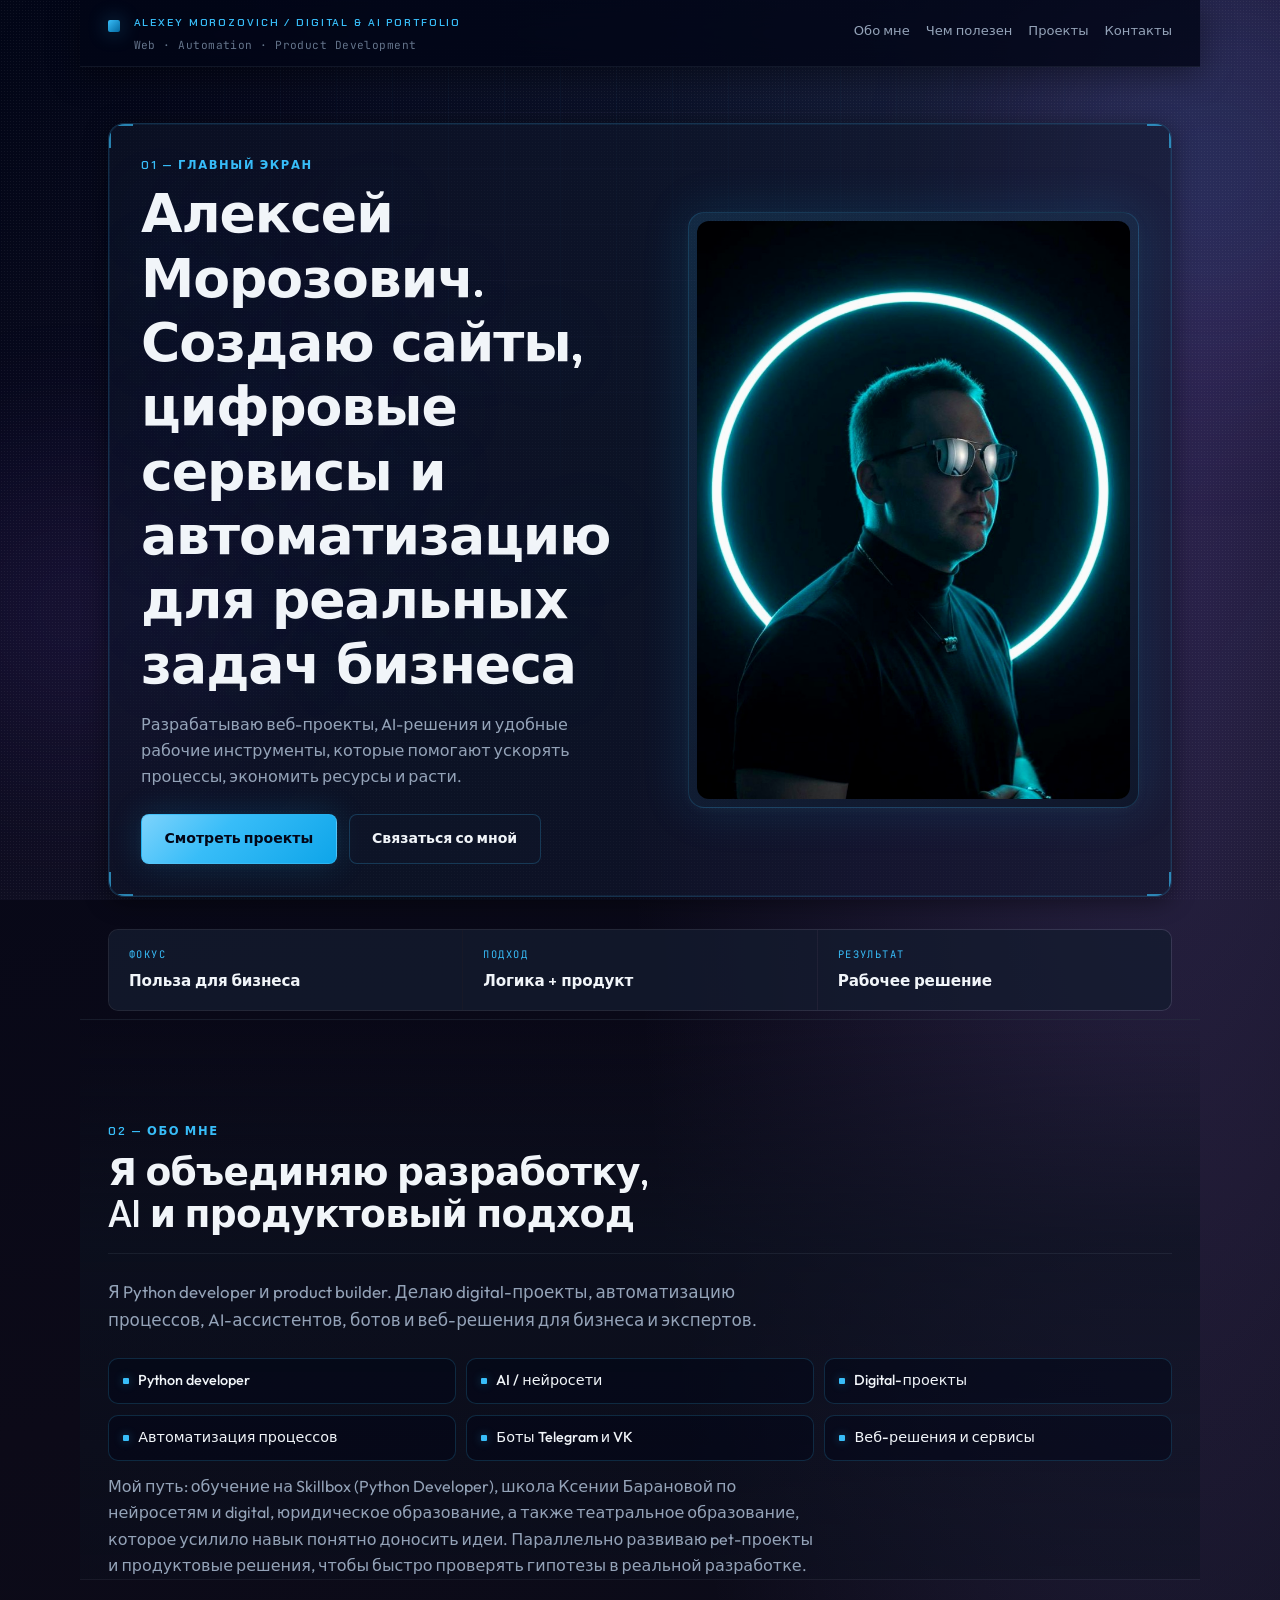
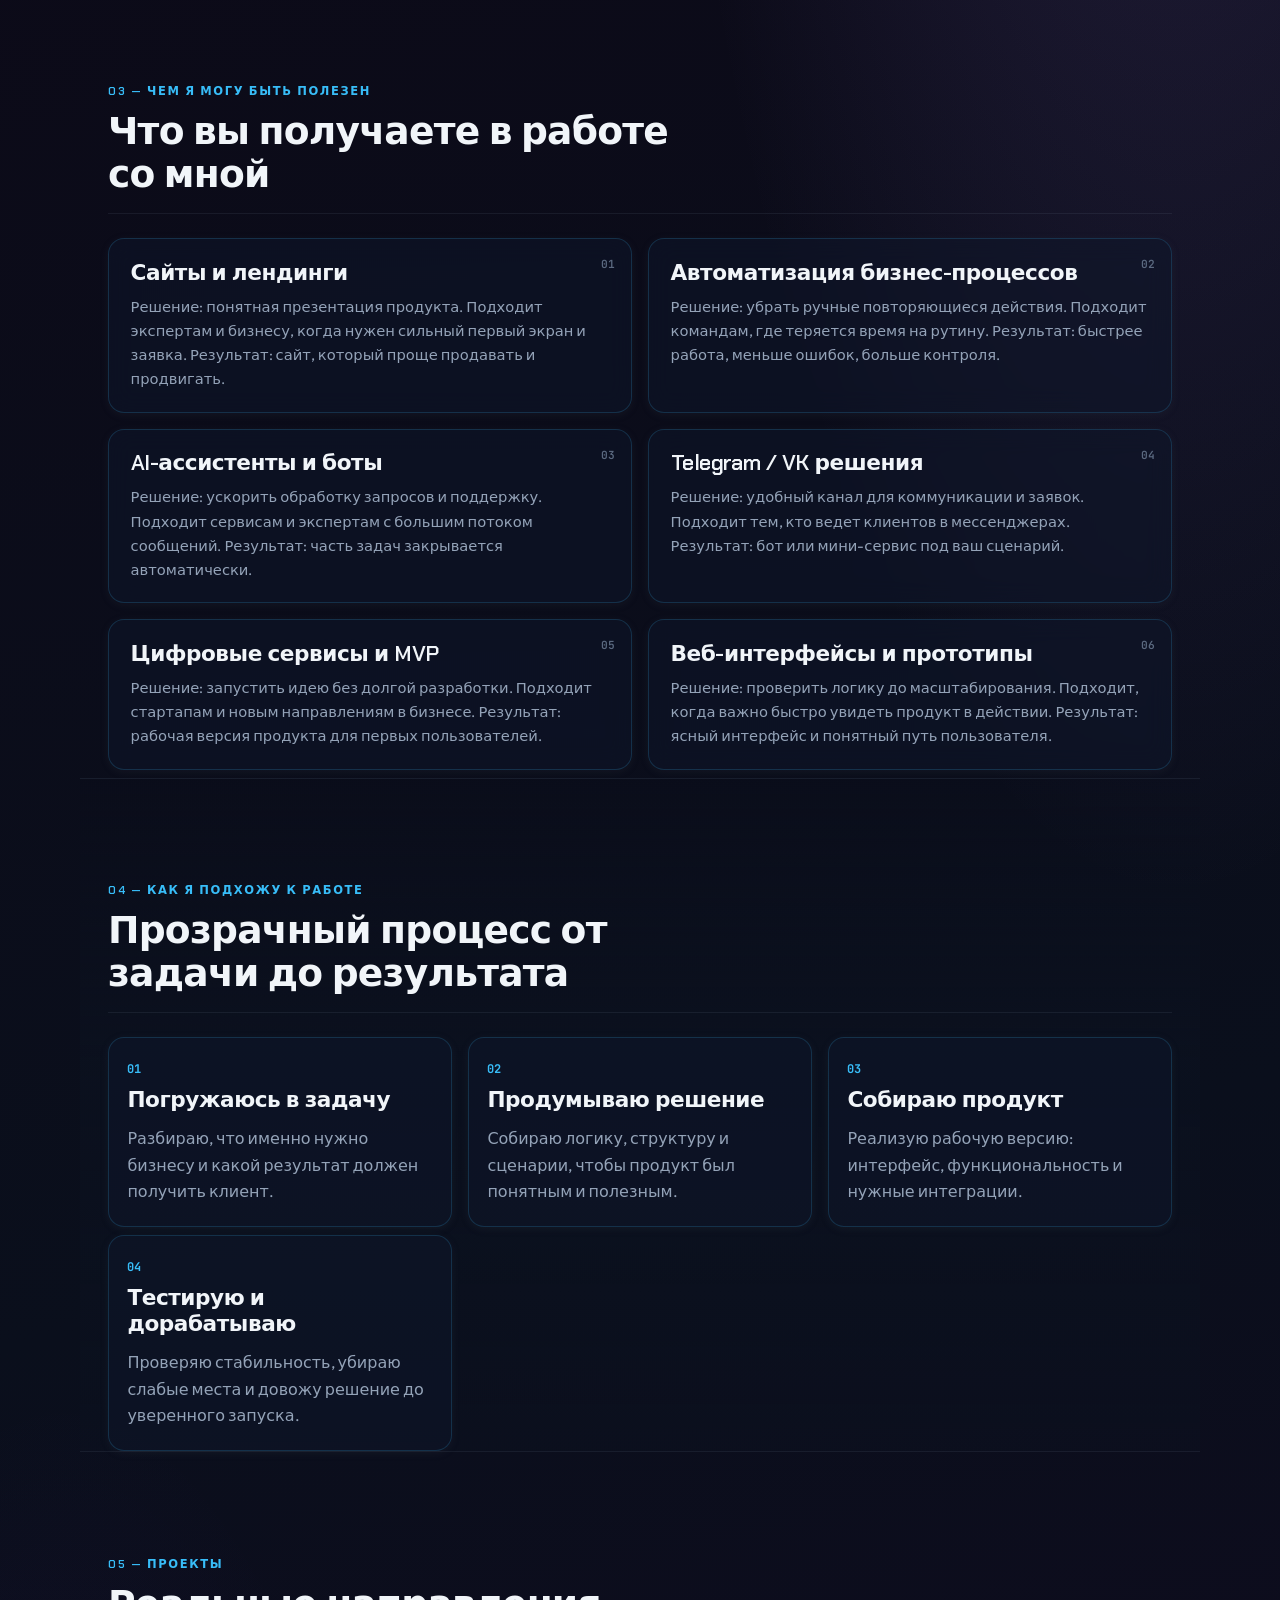
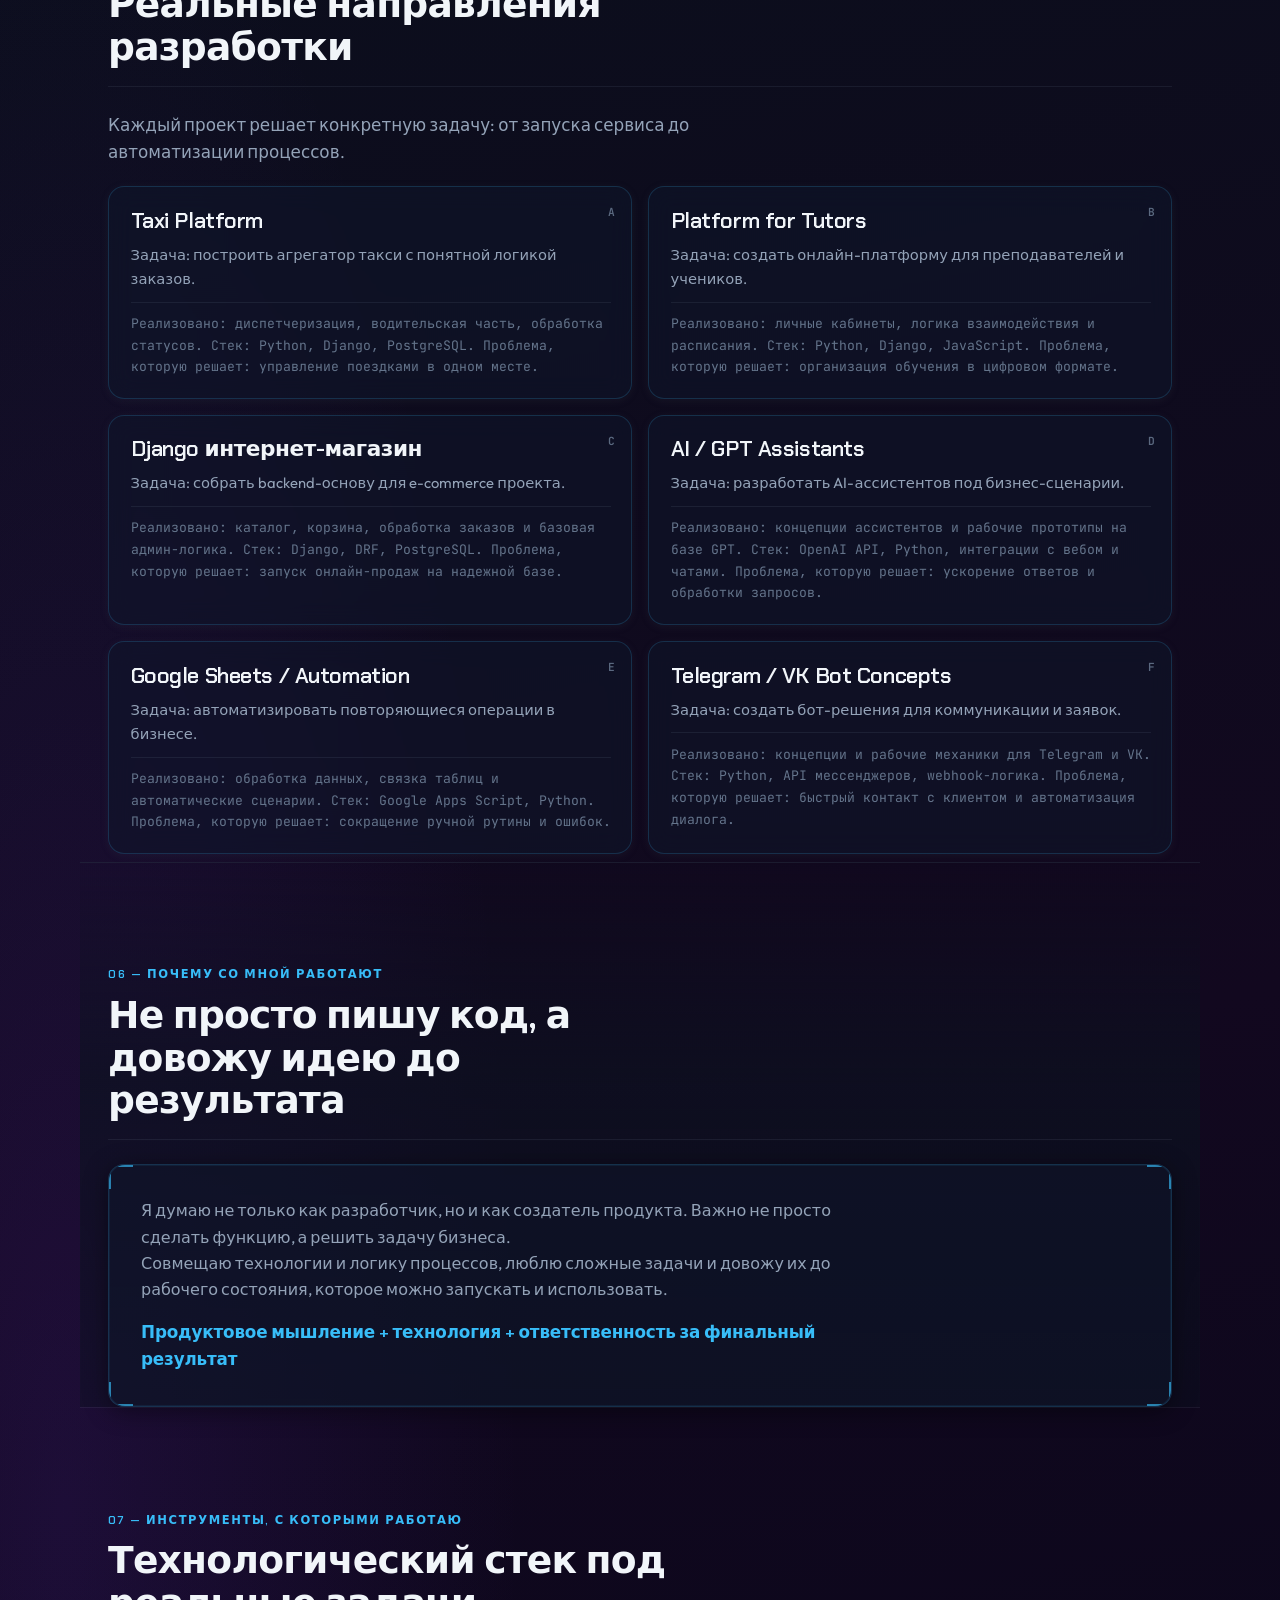
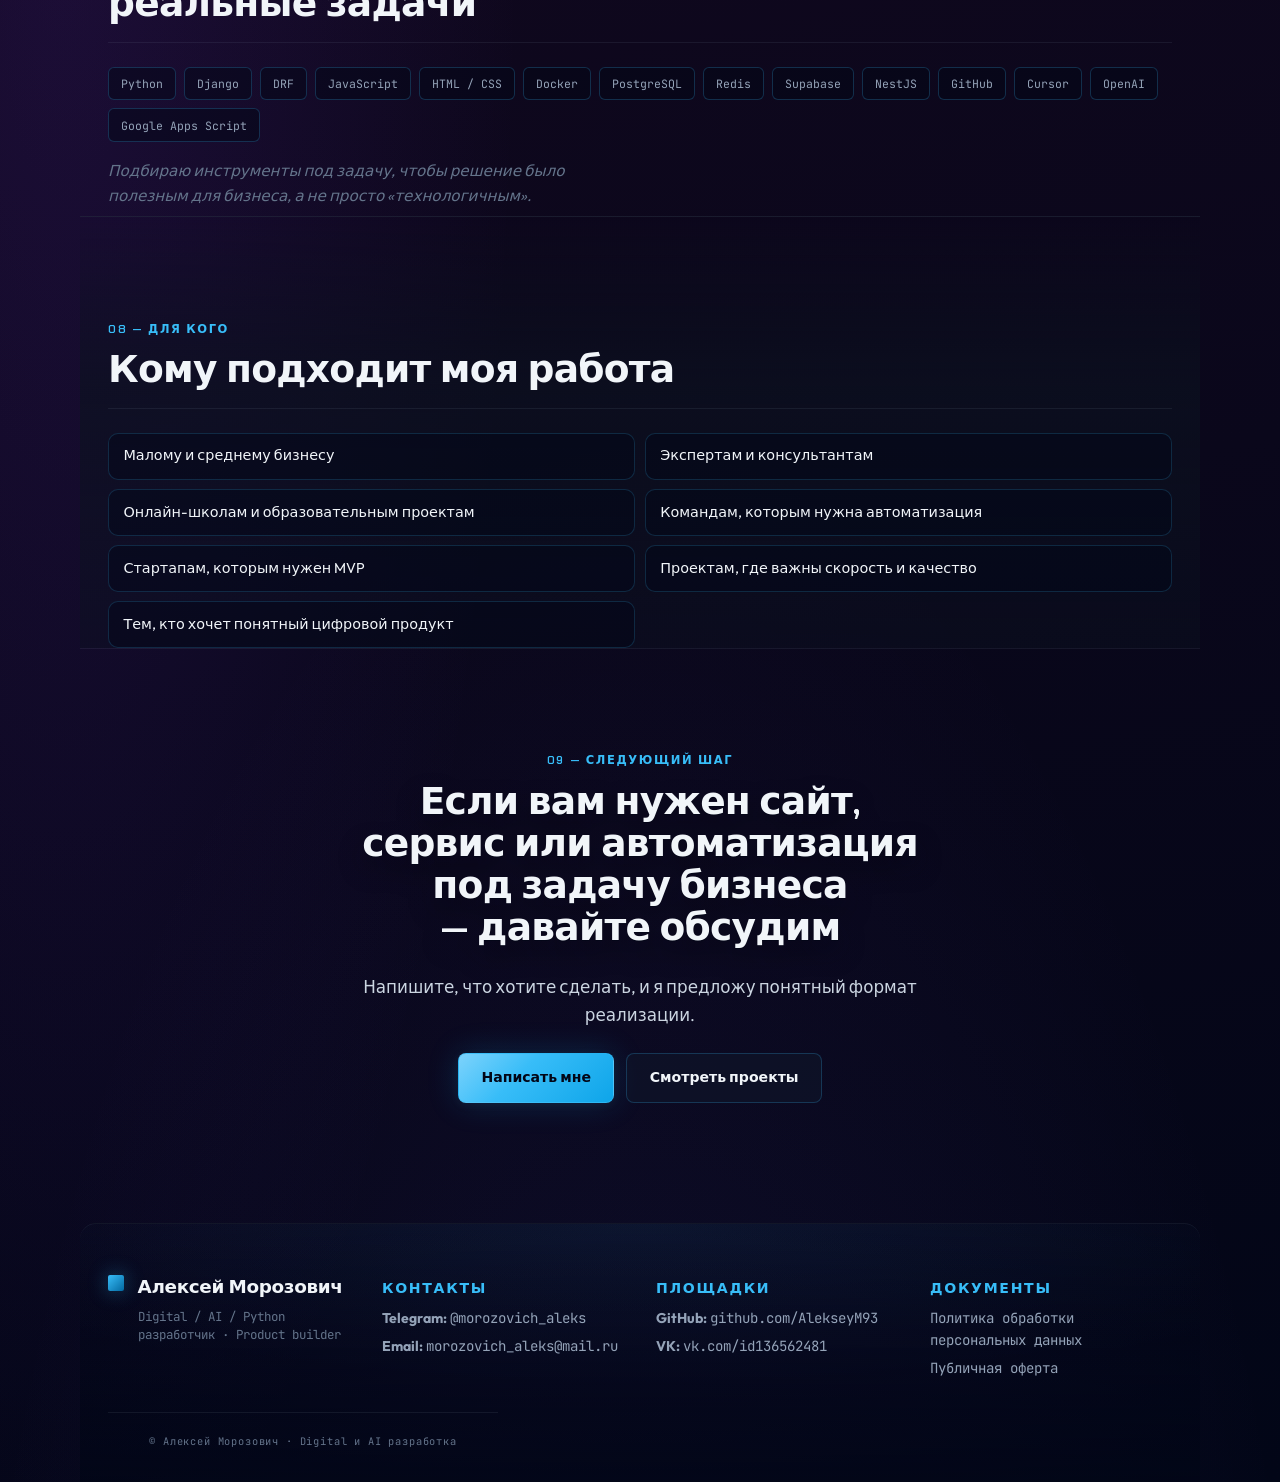
<file: index.html>
<!DOCTYPE html>
<html lang="ru">
<head>
  <meta charset="UTF-8">
  <meta name="viewport" content="width=device-width, initial-scale=1.0">
  <title>Алексей Морозович — Digital и AI разработчик</title>
  <meta name="description" content="Портфолио Алексея Морозовича: сайты, цифровые сервисы, AI-решения, автоматизация и веб-проекты для бизнеса и экспертов.">
  <link rel="preconnect" href="https://fonts.googleapis.com">
  <link rel="preconnect" href="https://fonts.gstatic.com" crossorigin>
  <link href="https://fonts.googleapis.com/css2?family=Chakra+Petch:wght@500;600;700&family=JetBrains+Mono:wght@400;500&family=Outfit:wght@400;500;600;700&display=swap" rel="stylesheet">
  <link rel="stylesheet" href="styles.css">
</head>
<body class="theme-cyber">
  <div class="grain" aria-hidden="true"></div>
  <div class="grid-bg" aria-hidden="true"></div>
  <div class="glow-orb glow-orb--1" aria-hidden="true"></div>
  <div class="glow-orb glow-orb--2" aria-hidden="true"></div>

  <header class="site-header">
    <div class="brand">
      <span class="brand__mark" aria-hidden="true"></span>
      <div class="brand__text">
        <p class="topline">Alexey Morozovich / Digital &amp; AI Portfolio</p>
        <p class="brand__tag">Web · Automation · Product Development</p>
      </div>
    </div>
    <nav class="main-nav" aria-label="Основная навигация">
      <a href="#about">Обо мне</a>
      <a href="#skills">Чем полезен</a>
      <a href="#projects">Проекты</a>
      <a href="#contacts">Контакты</a>
    </nav>
  </header>

  <main class="page-main">
    <section class="section section--hero" id="hero">
      <div class="hero__inner deck-panel">
        <div class="deck-panel__corners" aria-hidden="true"></div>
        <div class="hero-content">
          <span class="section-label">01 — Главный экран</span>
          <h1 class="hero-title" id="hero-title">Алексей Морозович. Создаю сайты, цифровые сервисы и автоматизацию для реальных задач бизнеса</h1>
          <p class="lead">
            Разрабатываю веб-проекты, AI-решения и удобные рабочие инструменты, которые помогают ускорять процессы, экономить ресурсы и расти.
          </p>
          <div class="hero-actions">
            <a class="btn btn-solid" href="#projects">Смотреть проекты</a>
            <button type="button" class="btn btn-ghost" id="contact-modal-open" aria-haspopup="dialog" aria-controls="contact-modal" aria-expanded="false">
              Связаться со мной
            </button>
          </div>
        </div>
        <div class="hero-photo-wrap">
          <img
            class="hero-photo"
            src="assets/photo-hero.jpg"
            alt="Алексей Морозович, digital и AI разработчик"
          >
        </div>
      </div>
      <div class="metrics-strip">
        <div class="metric">
          <span class="metric__k">Фокус</span>
          <span class="metric__v">Польза для бизнеса</span>
        </div>
        <div class="metric">
          <span class="metric__k">Подход</span>
          <span class="metric__v">Логика + продукт</span>
        </div>
        <div class="metric">
          <span class="metric__k">Результат</span>
          <span class="metric__v">Рабочее решение</span>
        </div>
      </div>
    </section>

    <section class="section section--band reveal" id="about">
      <header class="section-head">
        <span class="section-label">02 — Обо мне</span>
        <h2>Я объединяю разработку, AI и продуктовый подход</h2>
      </header>
      <p class="section-lead">
        Я Python developer и product builder. Делаю digital-проекты, автоматизацию процессов, AI-ассистентов, ботов и веб-решения для бизнеса и экспертов.
      </p>
      <ul class="list-grid">
        <li><span class="list-grid__i"></span>Python developer</li>
        <li><span class="list-grid__i"></span>AI / нейросети</li>
        <li><span class="list-grid__i"></span>Digital-проекты</li>
        <li><span class="list-grid__i"></span>Автоматизация процессов</li>
        <li><span class="list-grid__i"></span>Боты Telegram и VK</li>
        <li><span class="list-grid__i"></span>Веб-решения и сервисы</li>
      </ul>
      <p>
        Мой путь: обучение на Skillbox (Python Developer), школа Ксении Барановой по нейросетям и digital, юридическое образование, а также театральное образование, которое усилило навык понятно доносить идеи. Параллельно развиваю pet-проекты и продуктовые решения, чтобы быстро проверять гипотезы в реальной разработке.
      </p>
    </section>

    <section class="section reveal" id="skills">
      <header class="section-head">
        <span class="section-label">03 — Чем я могу быть полезен</span>
        <h2>Что вы получаете в работе со мной</h2>
      </header>
      <div class="cards-grid">
        <article class="card">
          <span class="card__idx">01</span>
          <h3>Сайты и лендинги</h3>
          <p>Решение: понятная презентация продукта. Подходит экспертам и бизнесу, когда нужен сильный первый экран и заявка. Результат: сайт, который проще продавать и продвигать.</p>
        </article>
        <article class="card">
          <span class="card__idx">02</span>
          <h3>Автоматизация бизнес-процессов</h3>
          <p>Решение: убрать ручные повторяющиеся действия. Подходит командам, где теряется время на рутину. Результат: быстрее работа, меньше ошибок, больше контроля.</p>
        </article>
        <article class="card">
          <span class="card__idx">03</span>
          <h3>AI-ассистенты и боты</h3>
          <p>Решение: ускорить обработку запросов и поддержку. Подходит сервисам и экспертам с большим потоком сообщений. Результат: часть задач закрывается автоматически.</p>
        </article>
        <article class="card">
          <span class="card__idx">04</span>
          <h3>Telegram / VK решения</h3>
          <p>Решение: удобный канал для коммуникации и заявок. Подходит тем, кто ведет клиентов в мессенджерах. Результат: бот или мини-сервис под ваш сценарий.</p>
        </article>
        <article class="card">
          <span class="card__idx">05</span>
          <h3>Цифровые сервисы и MVP</h3>
          <p>Решение: запустить идею без долгой разработки. Подходит стартапам и новым направлениям в бизнесе. Результат: рабочая версия продукта для первых пользователей.</p>
        </article>
        <article class="card">
          <span class="card__idx">06</span>
          <h3>Веб-интерфейсы и прототипы</h3>
          <p>Решение: проверить логику до масштабирования. Подходит, когда важно быстро увидеть продукт в действии. Результат: ясный интерфейс и понятный путь пользователя.</p>
        </article>
      </div>
    </section>

    <section class="section section--band approach reveal">
      <header class="section-head">
        <span class="section-label">04 — Как я подхожу к работе</span>
        <h2>Прозрачный процесс от задачи до результата</h2>
      </header>
      <ol class="steps">
        <li>
          <span class="steps__num">01</span>
          <h3>Погружаюсь в задачу</h3>
          <p>Разбираю, что именно нужно бизнесу и какой результат должен получить клиент.</p>
        </li>
        <li>
          <span class="steps__num">02</span>
          <h3>Продумываю решение</h3>
          <p>Собираю логику, структуру и сценарии, чтобы продукт был понятным и полезным.</p>
        </li>
        <li>
          <span class="steps__num">03</span>
          <h3>Собираю продукт</h3>
          <p>Реализую рабочую версию: интерфейс, функциональность и нужные интеграции.</p>
        </li>
      </ol>
      <ol class="steps">
        <li>
          <span class="steps__num">04</span>
          <h3>Тестирую и дорабатываю</h3>
          <p>Проверяю стабильность, убираю слабые места и довожу решение до уверенного запуска.</p>
        </li>
      </ol>
    </section>

    <section class="section reveal" id="projects">
      <header class="section-head">
        <span class="section-label">05 — Проекты</span>
        <h2>Реальные направления разработки</h2>
      </header>
      <p class="section-lead">Каждый проект решает конкретную задачу: от запуска сервиса до автоматизации процессов.</p>

      <div class="projects-grid">
        <article class="project">
          <span class="card__idx">A</span>
          <h3>Taxi Platform</h3>
          <p>Задача: построить агрегатор такси с понятной логикой заказов.</p>
          <p class="done">Реализовано: диспетчеризация, водительская часть, обработка статусов. Стек: Python, Django, PostgreSQL. Проблема, которую решает: управление поездками в одном месте.</p>
        </article>
        <article class="project">
          <span class="card__idx">B</span>
          <h3>Platform for Tutors</h3>
          <p>Задача: создать онлайн-платформу для преподавателей и учеников.</p>
          <p class="done">Реализовано: личные кабинеты, логика взаимодействия и расписания. Стек: Python, Django, JavaScript. Проблема, которую решает: организация обучения в цифровом формате.</p>
        </article>
        <article class="project">
          <span class="card__idx">C</span>
          <h3>Django интернет-магазин</h3>
          <p>Задача: собрать backend-основу для e-commerce проекта.</p>
          <p class="done">Реализовано: каталог, корзина, обработка заказов и базовая админ-логика. Стек: Django, DRF, PostgreSQL. Проблема, которую решает: запуск онлайн-продаж на надежной базе.</p>
        </article>
        <article class="project">
          <span class="card__idx">D</span>
          <h3>AI / GPT Assistants</h3>
          <p>Задача: разработать AI-ассистентов под бизнес-сценарии.</p>
          <p class="done">Реализовано: концепции ассистентов и рабочие прототипы на базе GPT. Стек: OpenAI API, Python, интеграции с вебом и чатами. Проблема, которую решает: ускорение ответов и обработки запросов.</p>
        </article>
        <article class="project">
          <span class="card__idx">E</span>
          <h3>Google Sheets / Automation</h3>
          <p>Задача: автоматизировать повторяющиеся операции в бизнесе.</p>
          <p class="done">Реализовано: обработка данных, связка таблиц и автоматические сценарии. Стек: Google Apps Script, Python. Проблема, которую решает: сокращение ручной рутины и ошибок.</p>
        </article>
        <article class="project">
          <span class="card__idx">F</span>
          <h3>Telegram / VK Bot Concepts</h3>
          <p>Задача: создать бот-решения для коммуникации и заявок.</p>
          <p class="done">Реализовано: концепции и рабочие механики для Telegram и VK. Стек: Python, API мессенджеров, webhook-логика. Проблема, которую решает: быстрый контакт с клиентом и автоматизация диалога.</p>
        </article>
      </div>
    </section>

    <section class="section section--band why reveal">
      <header class="section-head">
        <span class="section-label">06 — Почему со мной работают</span>
        <h2>Не просто пишу код, а довожу идею до результата</h2>
      </header>
      <div class="why__panel deck-panel">
        <div class="deck-panel__corners" aria-hidden="true"></div>
        <p>Я думаю не только как разработчик, но и как создатель продукта. Важно не просто сделать функцию, а решить задачу бизнеса.</p>
        <p>Совмещаю технологии и логику процессов, люблю сложные задачи и довожу их до рабочего состояния, которое можно запускать и использовать.</p>
        <p class="accent-line">Продуктовое мышление + технология + ответственность за финальный результат</p>
      </div>
    </section>

    <section class="section stack reveal">
      <header class="section-head">
        <span class="section-label">07 — Инструменты, с которыми работаю</span>
        <h2>Технологический стек под реальные задачи</h2>
      </header>
      <div class="badges">
        <span>Python</span>
        <span>Django</span>
        <span>DRF</span>
        <span>JavaScript</span>
        <span>HTML / CSS</span>
        <span>Docker</span>
        <span>PostgreSQL</span>
        <span>Redis</span>
        <span>Supabase</span>
        <span>NestJS</span>
        <span>GitHub</span>
        <span>Cursor</span>
        <span>OpenAI</span>
        <span>Google Apps Script</span>
      </div>
      <p class="stack-note">Подбираю инструменты под задачу, чтобы решение было полезным для бизнеса, а не просто «технологичным».</p>
    </section>

    <section class="section section--band audience reveal">
      <header class="section-head">
        <span class="section-label">08 — Для кого</span>
        <h2>Кому подходит моя работа</h2>
      </header>
      <ul class="audience-list">
        <li>Малому и среднему бизнесу</li>
        <li>Экспертам и консультантам</li>
        <li>Онлайн-школам и образовательным проектам</li>
        <li>Командам, которым нужна автоматизация</li>
        <li>Стартапам, которым нужен MVP</li>
        <li>Проектам, где важны скорость и качество</li>
        <li>Тем, кто хочет понятный цифровой продукт</li>
      </ul>
    </section>

    <section class="section final-cta reveal" id="cta">
      <header class="section-head section-head--center">
        <span class="section-label">09 — Следующий шаг</span>
        <h2>Если вам нужен сайт, сервис или автоматизация под задачу бизнеса — давайте обсудим</h2>
      </header>
      <p class="section-lead section-lead--center">Напишите, что хотите сделать, и я предложу понятный формат реализации.</p>
      <div class="hero-actions hero-actions--center">
        <button type="button" class="btn btn-solid" id="contact-modal-open-cta" aria-haspopup="dialog" aria-controls="contact-modal" aria-expanded="false">
          Написать мне
        </button>
        <a class="btn btn-ghost" href="#projects">Смотреть проекты</a>
      </div>
    </section>
  </main>

  <footer class="site-footer reveal" id="contacts">
    <div class="site-footer__grid">
      <div class="footer-brand">
        <span class="brand__mark brand__mark--lg" aria-hidden="true"></span>
        <div>
          <p class="footer-brand__name">Алексей Морозович</p>
          <p class="footer-brand__sub">Digital / AI / Python разработчик · Product builder</p>
        </div>
      </div>
      <div class="footer-col">
        <p class="footer-col__title">Контакты</p>
        <p><strong>Telegram:</strong> <a class="footer-link" href="https://t.me/morozovich_aleks" target="_blank" rel="noopener noreferrer">@morozovich_aleks</a></p>
        <p><strong>Email:</strong> <a class="footer-link" href="mailto:morozovich_aleks@mail.ru">morozovich_aleks@mail.ru</a></p>
      </div>
      <div class="footer-col">
        <p class="footer-col__title">Площадки</p>
        <p><strong>GitHub:</strong> <a class="footer-link" href="https://github.com/AlekseyM93" target="_blank" rel="noopener noreferrer">github.com/AlekseyM93</a></p>
        <p><strong>VK:</strong> <a class="footer-link" href="https://vk.com/id136562481" target="_blank" rel="noopener noreferrer">vk.com/id136562481</a></p>
      </div>
      <div class="footer-col">
        <p class="footer-col__title">Документы</p>
        <p><a class="footer-link" href="policy.html">Политика обработки персональных данных</a></p>
        <p><a class="footer-link" href="offer.html">Публичная оферта</a></p>
      </div>
    </div>
    <p class="site-footer__bar">© Алексей Морозович · Digital и AI разработка</p>
  </footer>

  <div class="contact-modal" id="contact-modal" role="dialog" aria-modal="true" aria-labelledby="contact-modal-title" hidden>
    <div class="contact-modal__backdrop" tabindex="-1" data-close-contact-modal></div>
    <div class="contact-modal__panel deck-panel">
      <div class="deck-panel__corners" aria-hidden="true"></div>
      <button type="button" class="contact-modal__close" data-close-contact-modal aria-label="Закрыть окно">
        <span aria-hidden="true">×</span>
      </button>
      <div class="contact-modal__body" id="contact-modal-form-wrap">
        <h2 class="contact-modal__title" id="contact-modal-title">Связаться со мной</h2>
        <p class="contact-modal__intro">Оставьте контакты, и я вернусь с ответом по вашей задаче.</p>
        <form class="contact-form" id="contact-form" novalidate>
          <div class="contact-form__field">
            <label for="contact-name">Имя</label>
            <input id="contact-name" name="name" type="text" autocomplete="name" required placeholder="Как к вам обращаться">
          </div>
          <div class="contact-form__field">
            <label for="contact-email">Электронная почта</label>
            <input id="contact-email" name="email" type="email" autocomplete="email" required placeholder="name@example.com">
          </div>
          <div class="contact-form__field">
            <label for="contact-phone">Номер телефона</label>
            <input id="contact-phone" name="phone" type="tel" autocomplete="tel" required placeholder="+7 (___) ___-__-__">
          </div>
          <label class="contact-form__consent">
            <input id="contact-consent" name="consent" type="checkbox" value="yes" required>
            <span>
              Даю согласие на обработку моих персональных данных и принимаю условия
              <a class="contact-form__legal-link" href="policy.html" target="_blank" rel="noopener noreferrer">Политики обработки персональных данных</a>
              и
              <a class="contact-form__legal-link" href="offer.html" target="_blank" rel="noopener noreferrer">Публичной оферты</a>.
            </span>
          </label>
          <button type="submit" class="btn btn-solid contact-form__submit">Отправить</button>
        </form>
      </div>
      <div class="contact-modal__success" id="contact-modal-success" hidden>
        <p class="contact-modal__success-title">Спасибо!</p>
        <p class="contact-modal__success-text">Заявка принята. Я свяжусь с вами в ближайшее время.</p>
        <button type="button" class="btn btn-ghost" data-close-contact-modal>Закрыть</button>
      </div>
    </div>
  </div>

  <script>
    (function () {
      function escapeHtml(str) {
        var d = document.createElement("div");
        d.textContent = str;
        return d.innerHTML;
      }

      var reduced = window.matchMedia("(prefers-reduced-motion: reduce)").matches;

      (function initContactModal() {
        var modal = document.getElementById("contact-modal");
        var openBtns = Array.prototype.slice.call(document.querySelectorAll("[aria-controls='contact-modal']"));
        var form = document.getElementById("contact-form");
        var formWrap = document.getElementById("contact-modal-form-wrap");
        var successEl = document.getElementById("contact-modal-success");
        if (!modal || !openBtns.length) return;

        var previousActive = null;

        function resetModalState() {
          if (!form || !formWrap || !successEl) return;
          form.reset();
          formWrap.removeAttribute("hidden");
          successEl.setAttribute("hidden", "");
        }

        function setExpanded(value) {
          openBtns.forEach(function (btn) {
            btn.setAttribute("aria-expanded", value ? "true" : "false");
          });
        }

        function openModal() {
          previousActive = document.activeElement;
          modal.removeAttribute("hidden");
          document.body.classList.add("modal-open");
          setExpanded(true);
          var first = form && form.querySelector("input:not([type=checkbox])");
          if (first) {
            window.setTimeout(function () {
              first.focus();
            }, 10);
          }
        }

        function closeModal() {
          modal.setAttribute("hidden", "");
          document.body.classList.remove("modal-open");
          setExpanded(false);
          if (previousActive && typeof previousActive.focus === "function") {
            previousActive.focus();
          }
          resetModalState();
        }

        openBtns.forEach(function (btn) {
          btn.addEventListener("click", openModal);
        });

        modal.querySelectorAll("[data-close-contact-modal]").forEach(function (el) {
          el.addEventListener("click", function () {
            closeModal();
          });
        });

        document.addEventListener("keydown", function (e) {
          if (e.key !== "Escape" || modal.hasAttribute("hidden")) return;
          closeModal();
        });

        if (form && formWrap && successEl) {
          form.addEventListener("submit", function (e) {
            e.preventDefault();
            if (!form.checkValidity()) {
              form.reportValidity();
              return;
            }
            formWrap.setAttribute("hidden", "");
            successEl.removeAttribute("hidden");
            var btnOk = successEl.querySelector("button");
            if (btnOk) btnOk.focus();
          });
        }
      })();

      var h1 = document.getElementById("hero-title");
      if (h1 && !reduced) {
        var raw = h1.textContent.trim();
        var words = raw.split(/\s+/).filter(Boolean);
        h1.innerHTML = words
          .map(function (w, i) {
            return (
              '<span class="blur-text__word" style="--word-i:' +
              i +
              '" aria-hidden="true">' +
              escapeHtml(w) +
              "</span>"
            );
          })
          .join(" ");
        h1.setAttribute("aria-label", raw);
        h1.classList.add("hero-title--ready");
        var blurIo = new IntersectionObserver(
          function (entries) {
            entries.forEach(function (entry) {
              if (!entry.isIntersecting) return;
              entry.target.classList.add("is-blur-visible");
              blurIo.unobserve(entry.target);
            });
          },
          { threshold: 0.12, rootMargin: "0px 0px -40px 0px" }
        );
        blurIo.observe(h1);
      }

      if (reduced) {
        document.querySelectorAll(".reveal").forEach(function (el) {
          el.classList.add("is-visible");
        });
        return;
      }
      var io = new IntersectionObserver(
        function (entries) {
          entries.forEach(function (entry) {
            if (entry.isIntersecting) entry.target.classList.add("is-visible");
          });
        },
        { threshold: 0.08, rootMargin: "0px 0px -32px 0px" }
      );
      document.querySelectorAll(".reveal").forEach(function (el) {
        io.observe(el);
      });
    })();
  </script>
</body>
</html>
</file>
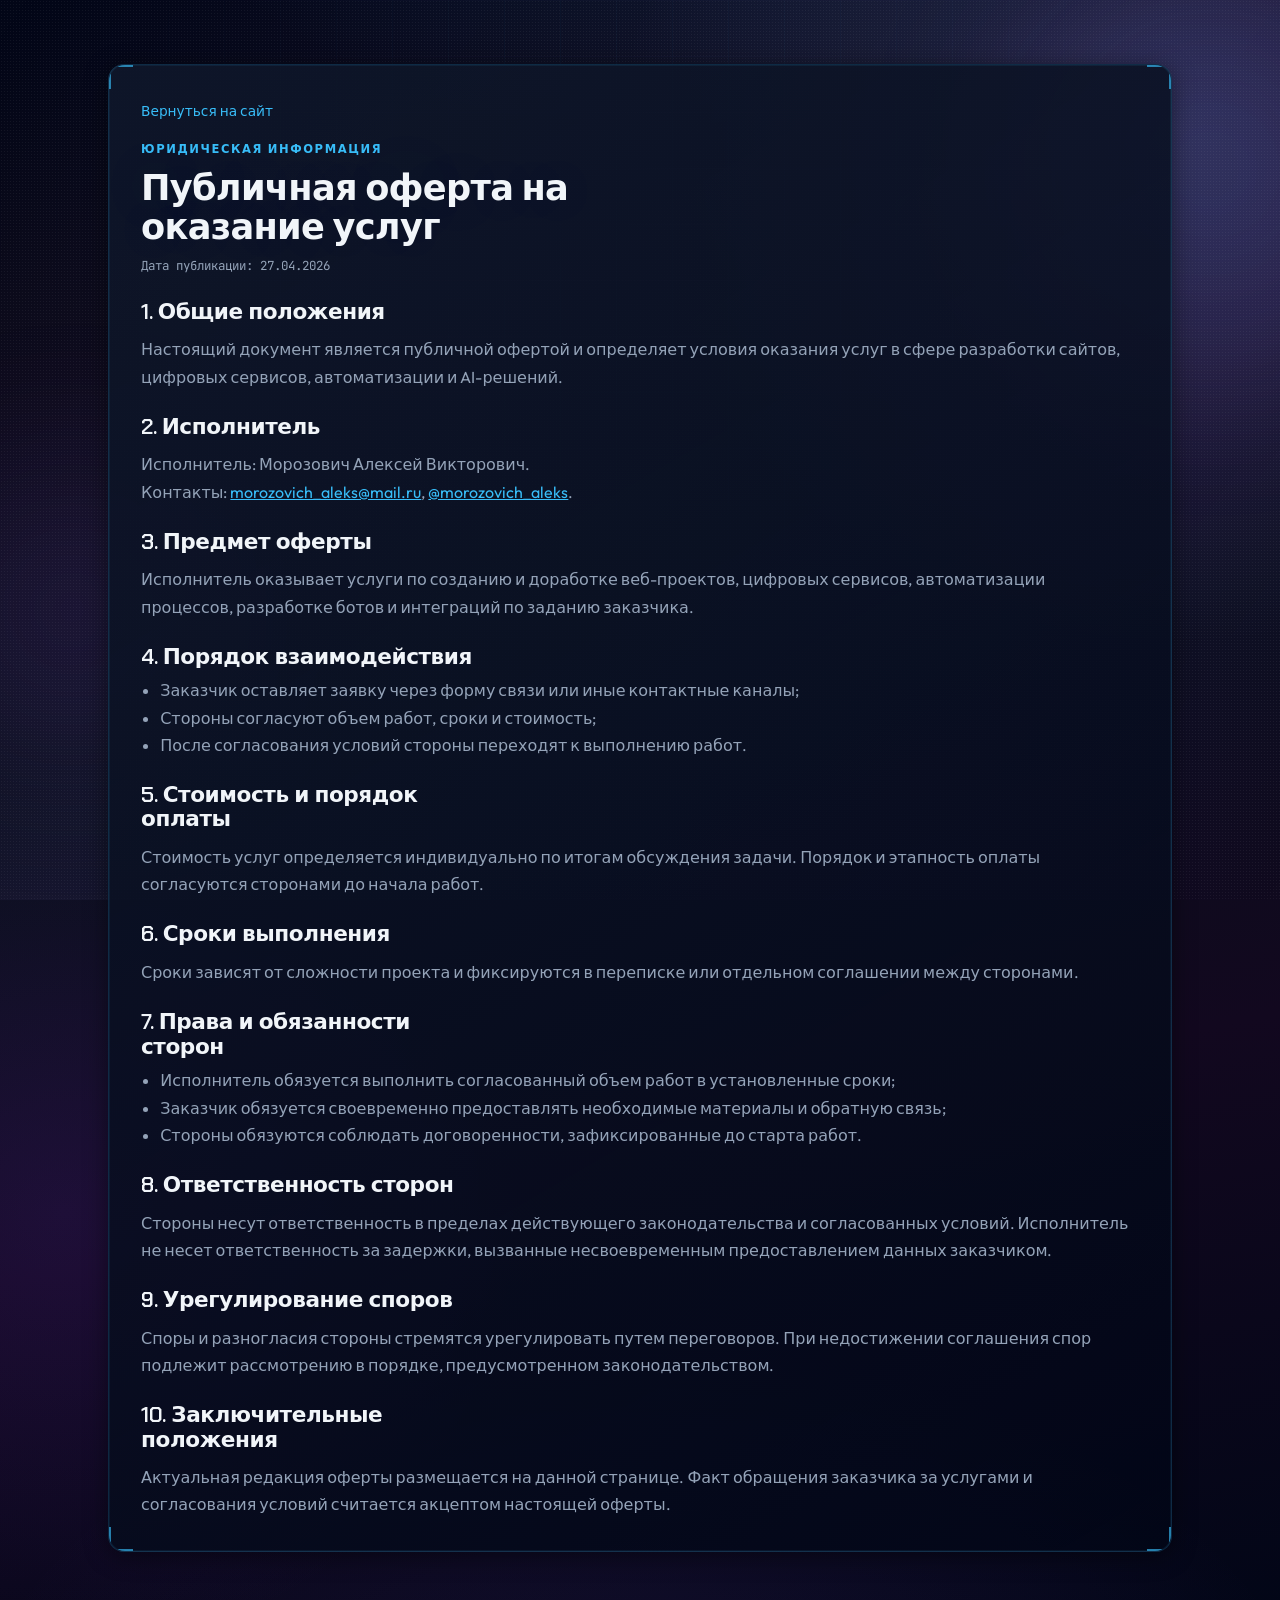
<file: offer.html>
<!DOCTYPE html>
<html lang="ru">
<head>
  <meta charset="UTF-8">
  <meta name="viewport" content="width=device-width, initial-scale=1.0">
  <title>Публичная оферта</title>
  <meta name="description" content="Публичная оферта на оказание услуг разработки от Алексея Морозовича.">
  <link rel="preconnect" href="https://fonts.googleapis.com">
  <link rel="preconnect" href="https://fonts.gstatic.com" crossorigin>
  <link href="https://fonts.googleapis.com/css2?family=Chakra+Petch:wght@500;600;700&family=JetBrains+Mono:wght@400;500&family=Outfit:wght@400;500;600;700&display=swap" rel="stylesheet">
  <link rel="stylesheet" href="styles.css">
</head>
<body class="theme-cyber legal-page">
  <div class="grain" aria-hidden="true"></div>
  <div class="grid-bg" aria-hidden="true"></div>
  <div class="glow-orb glow-orb--1" aria-hidden="true"></div>
  <div class="glow-orb glow-orb--2" aria-hidden="true"></div>

  <main class="legal-page__main">
    <article class="legal-doc deck-panel">
      <div class="deck-panel__corners" aria-hidden="true"></div>
      <a class="legal-doc__back" href="index.html">Вернуться на сайт</a>
      <span class="section-label">Юридическая информация</span>
      <h1>Публичная оферта на оказание услуг</h1>
      <p class="legal-doc__date">Дата публикации: 27.04.2026</p>

      <section>
        <h2>1. Общие положения</h2>
        <p>
          Настоящий документ является публичной офертой и определяет условия оказания услуг в сфере
          разработки сайтов, цифровых сервисов, автоматизации и AI-решений.
        </p>
      </section>

      <section>
        <h2>2. Исполнитель</h2>
        <p>
          Исполнитель: Морозович Алексей Викторович.<br>
          Контакты: <a href="mailto:morozovich_aleks@mail.ru">morozovich_aleks@mail.ru</a>,
          <a href="https://t.me/morozovich_aleks" target="_blank" rel="noopener noreferrer">@morozovich_aleks</a>.
        </p>
      </section>

      <section>
        <h2>3. Предмет оферты</h2>
        <p>
          Исполнитель оказывает услуги по созданию и доработке веб-проектов, цифровых сервисов,
          автоматизации процессов, разработке ботов и интеграций по заданию заказчика.
        </p>
      </section>

      <section>
        <h2>4. Порядок взаимодействия</h2>
        <ul>
          <li>Заказчик оставляет заявку через форму связи или иные контактные каналы;</li>
          <li>Стороны согласуют объем работ, сроки и стоимость;</li>
          <li>После согласования условий стороны переходят к выполнению работ.</li>
        </ul>
      </section>

      <section>
        <h2>5. Стоимость и порядок оплаты</h2>
        <p>
          Стоимость услуг определяется индивидуально по итогам обсуждения задачи. Порядок и этапность оплаты
          согласуются сторонами до начала работ.
        </p>
      </section>

      <section>
        <h2>6. Сроки выполнения</h2>
        <p>
          Сроки зависят от сложности проекта и фиксируются в переписке или отдельном соглашении между сторонами.
        </p>
      </section>

      <section>
        <h2>7. Права и обязанности сторон</h2>
        <ul>
          <li>Исполнитель обязуется выполнить согласованный объем работ в установленные сроки;</li>
          <li>Заказчик обязуется своевременно предоставлять необходимые материалы и обратную связь;</li>
          <li>Стороны обязуются соблюдать договоренности, зафиксированные до старта работ.</li>
        </ul>
      </section>

      <section>
        <h2>8. Ответственность сторон</h2>
        <p>
          Стороны несут ответственность в пределах действующего законодательства и согласованных условий.
          Исполнитель не несет ответственность за задержки, вызванные несвоевременным предоставлением данных заказчиком.
        </p>
      </section>

      <section>
        <h2>9. Урегулирование споров</h2>
        <p>
          Споры и разногласия стороны стремятся урегулировать путем переговоров. При недостижении соглашения
          спор подлежит рассмотрению в порядке, предусмотренном законодательством.
        </p>
      </section>

      <section>
        <h2>10. Заключительные положения</h2>
        <p>
          Актуальная редакция оферты размещается на данной странице. Факт обращения заказчика за услугами
          и согласования условий считается акцептом настоящей оферты.
        </p>
      </section>
    </article>
  </main>
</body>
</html>
</file>
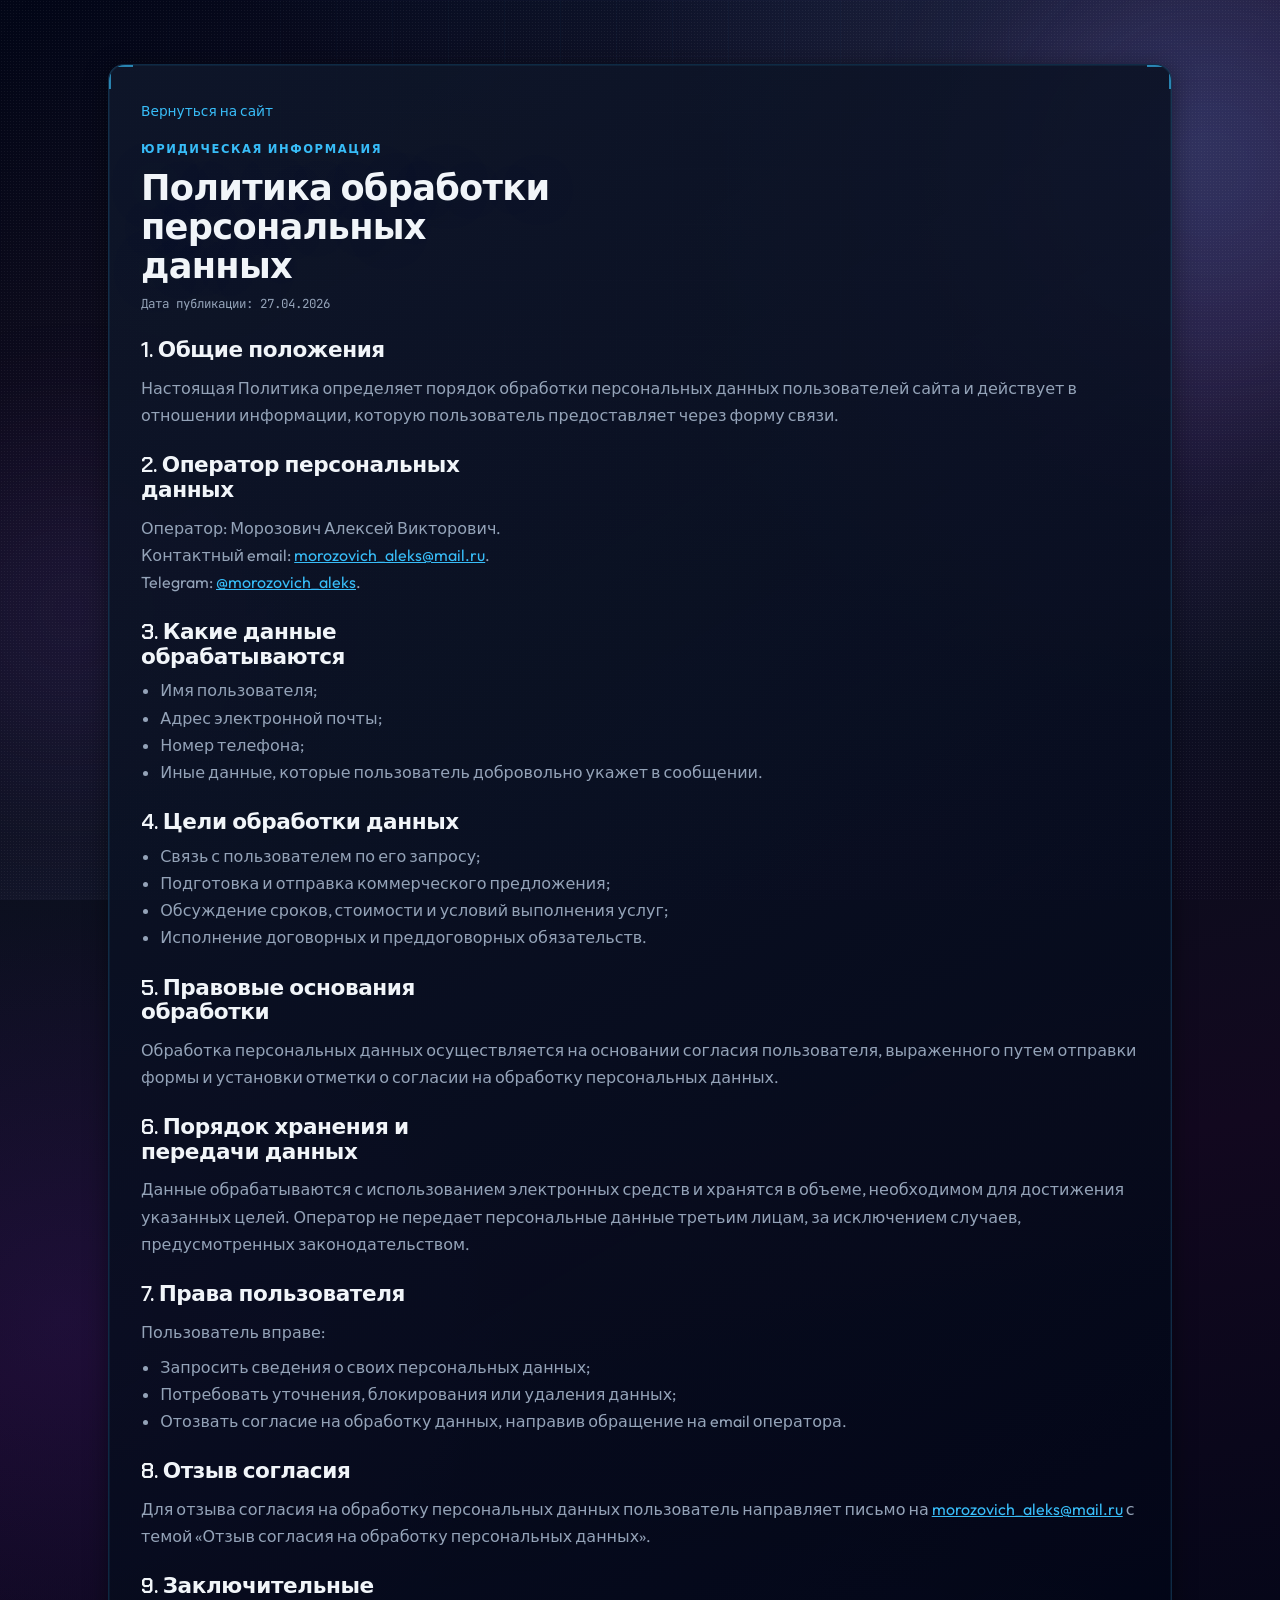
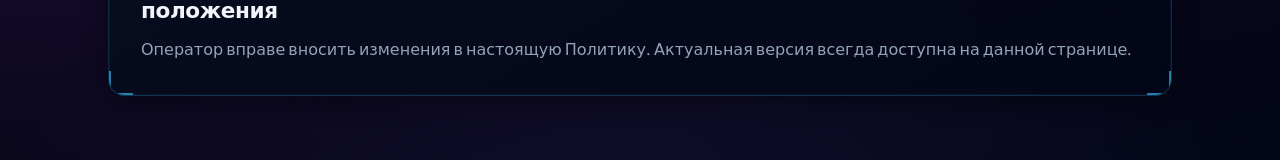
<file: policy.html>
<!DOCTYPE html>
<html lang="ru">
<head>
  <meta charset="UTF-8">
  <meta name="viewport" content="width=device-width, initial-scale=1.0">
  <title>Политика обработки персональных данных</title>
  <meta name="description" content="Политика обработки персональных данных сайта Алексея Морозовича.">
  <link rel="preconnect" href="https://fonts.googleapis.com">
  <link rel="preconnect" href="https://fonts.gstatic.com" crossorigin>
  <link href="https://fonts.googleapis.com/css2?family=Chakra+Petch:wght@500;600;700&family=JetBrains+Mono:wght@400;500&family=Outfit:wght@400;500;600;700&display=swap" rel="stylesheet">
  <link rel="stylesheet" href="styles.css">
</head>
<body class="theme-cyber legal-page">
  <div class="grain" aria-hidden="true"></div>
  <div class="grid-bg" aria-hidden="true"></div>
  <div class="glow-orb glow-orb--1" aria-hidden="true"></div>
  <div class="glow-orb glow-orb--2" aria-hidden="true"></div>

  <main class="legal-page__main">
    <article class="legal-doc deck-panel">
      <div class="deck-panel__corners" aria-hidden="true"></div>
      <a class="legal-doc__back" href="index.html">Вернуться на сайт</a>
      <span class="section-label">Юридическая информация</span>
      <h1>Политика обработки персональных данных</h1>
      <p class="legal-doc__date">Дата публикации: 27.04.2026</p>

      <section>
        <h2>1. Общие положения</h2>
        <p>
          Настоящая Политика определяет порядок обработки персональных данных пользователей сайта
          и действует в отношении информации, которую пользователь предоставляет через форму связи.
        </p>
      </section>

      <section>
        <h2>2. Оператор персональных данных</h2>
        <p>
          Оператор: Морозович Алексей Викторович.<br>
          Контактный email: <a href="mailto:morozovich_aleks@mail.ru">morozovich_aleks@mail.ru</a>.<br>
          Telegram: <a href="https://t.me/morozovich_aleks" target="_blank" rel="noopener noreferrer">@morozovich_aleks</a>.
        </p>
      </section>

      <section>
        <h2>3. Какие данные обрабатываются</h2>
        <ul>
          <li>Имя пользователя;</li>
          <li>Адрес электронной почты;</li>
          <li>Номер телефона;</li>
          <li>Иные данные, которые пользователь добровольно укажет в сообщении.</li>
        </ul>
      </section>

      <section>
        <h2>4. Цели обработки данных</h2>
        <ul>
          <li>Связь с пользователем по его запросу;</li>
          <li>Подготовка и отправка коммерческого предложения;</li>
          <li>Обсуждение сроков, стоимости и условий выполнения услуг;</li>
          <li>Исполнение договорных и преддоговорных обязательств.</li>
        </ul>
      </section>

      <section>
        <h2>5. Правовые основания обработки</h2>
        <p>
          Обработка персональных данных осуществляется на основании согласия пользователя,
          выраженного путем отправки формы и установки отметки о согласии на обработку персональных данных.
        </p>
      </section>

      <section>
        <h2>6. Порядок хранения и передачи данных</h2>
        <p>
          Данные обрабатываются с использованием электронных средств и хранятся в объеме,
          необходимом для достижения указанных целей. Оператор не передает персональные данные
          третьим лицам, за исключением случаев, предусмотренных законодательством.
        </p>
      </section>

      <section>
        <h2>7. Права пользователя</h2>
        <p>Пользователь вправе:</p>
        <ul>
          <li>Запросить сведения о своих персональных данных;</li>
          <li>Потребовать уточнения, блокирования или удаления данных;</li>
          <li>Отозвать согласие на обработку данных, направив обращение на email оператора.</li>
        </ul>
      </section>

      <section>
        <h2>8. Отзыв согласия</h2>
        <p>
          Для отзыва согласия на обработку персональных данных пользователь направляет письмо на
          <a href="mailto:morozovich_aleks@mail.ru">morozovich_aleks@mail.ru</a>
          с темой «Отзыв согласия на обработку персональных данных».
        </p>
      </section>

      <section>
        <h2>9. Заключительные положения</h2>
        <p>
          Оператор вправе вносить изменения в настоящую Политику. Актуальная версия всегда доступна
          на данной странице.
        </p>
      </section>
    </article>
  </main>
</body>
</html>
</file>
<file: styles.css>
/* Полная визуальная система под шаблон Black & Blue Modern Cybersecurity (Canva) */

:root {
  --bg-deep: #020617;
  --bg: #0a0f1c;
  --bg-band: #0c1220;
  --bg-elevated: #0f172a;
  --bg-card: rgba(15, 23, 42, 0.55);
  --text: #f1f5f9;
  --text-secondary: #94a3b8;
  --muted: #64748b;
  --accent: #38bdf8;
  --accent-strong: #0ea5e9;
  --accent-deep: #0369a1;
  --accent-glow: rgba(56, 189, 248, 0.4);
  --line: rgba(56, 189, 248, 0.22);
  --line-dim: rgba(148, 163, 184, 0.1);
  --card-border: rgba(56, 189, 248, 0.18);
  --shadow-sm: 0 2px 8px 0 rgba(63, 69, 81, 0.16);
  --shadow-panel: 0 4px 24px rgba(0, 0, 0, 0.45), 0 0 0 1px rgba(56, 189, 248, 0.08) inset;
  --shadow-glow: 0 0 48px rgba(14, 165, 233, 0.15);
  --lilac: #a78bfa;
  --lilac-deep: #7c3aed;
  --lilac-glow: rgba(167, 139, 250, 0.22);
  --violet-glow: rgba(139, 92, 246, 0.18);
  --max-width: 1120px;
  --space-section: clamp(3.5rem, 8vw, 6.5rem);
  --space-gutter: clamp(1rem, 4vw, 1.75rem);
  --radius-lg: 16px;
  --radius-sm: 10px;
  --font-body: "Outfit", system-ui, sans-serif;
  --font-heading: "Chakra Petch", system-ui, sans-serif;
  --font-mono: "JetBrains Mono", ui-monospace, monospace;
  --ease-out: cubic-bezier(0.22, 1, 0.36, 1);
  --dur: 0.85s;
  /* Анимация заголовка: плавное появление слов */
  --blur-word-delay: 0.14s;
  --blur-word-duration: 0.95s;
  --blur-ease: cubic-bezier(0.33, 1, 0.32, 1);
}

*,
*::before,
*::after {
  box-sizing: border-box;
}

html {
  scroll-behavior: smooth;
  color-scheme: dark;
}

body.theme-cyber {
  margin: 0;
  color: var(--text);
  background-color: var(--bg-deep);
  background-image:
    radial-gradient(ellipse 95% 70% at 50% -28%, rgba(14, 165, 233, 0.14), transparent 52%),
    radial-gradient(ellipse 75% 55% at 92% 8%, rgba(167, 139, 250, 0.2), transparent 58%),
    radial-gradient(ellipse 65% 50% at 5% 75%, rgba(124, 58, 237, 0.12), transparent 55%),
    radial-gradient(ellipse 90% 45% at 50% 110%, rgba(139, 92, 246, 0.1), transparent 60%),
    linear-gradient(
      168deg,
      #020617 0%,
      #0c0a18 22%,
      #0a0f1c 45%,
      #12081f 68%,
      #020617 100%
    );
  font-family: var(--font-body);
  line-height: 1.65;
  min-height: 100vh;
  position: relative;
}

body.theme-cyber::after {
  content: "";
  position: fixed;
  inset: 0;
  z-index: 0;
  pointer-events: none;
  background: linear-gradient(
    125deg,
    transparent 0%,
    rgba(167, 139, 250, 0.06) 35%,
    rgba(56, 189, 248, 0.05) 52%,
    rgba(124, 58, 237, 0.07) 78%,
    transparent 100%
  );
  opacity: 0.85;
}

.glow-orb {
  position: fixed;
  border-radius: 50%;
  filter: blur(80px);
  pointer-events: none;
  z-index: 0;
  opacity: 0.35;
}

.glow-orb--1 {
  width: min(60vw, 520px);
  height: min(60vw, 520px);
  top: -10%;
  right: -15%;
  background: radial-gradient(
    circle,
    rgba(14, 165, 233, 0.42) 0%,
    rgba(167, 139, 250, 0.28) 42%,
    transparent 72%
  );
}

.glow-orb--2 {
  width: min(50vw, 400px);
  height: min(50vw, 400px);
  bottom: 10%;
  left: -10%;
  background: radial-gradient(
    circle,
    rgba(139, 92, 246, 0.38) 0%,
    rgba(124, 58, 237, 0.22) 45%,
    transparent 72%
  );
}

.grid-bg {
  position: fixed;
  inset: 0;
  z-index: 0;
  pointer-events: none;
  background-image:
    linear-gradient(rgba(167, 139, 250, 0.035) 1px, transparent 1px),
    linear-gradient(90deg, rgba(56, 189, 248, 0.04) 1px, transparent 1px);
  background-size: 56px 56px;
  mask-image: radial-gradient(ellipse 75% 65% at 50% 25%, black 15%, transparent 70%);
}

.grain {
  position: fixed;
  inset: 0;
  pointer-events: none;
  opacity: 0.055;
  background-image: radial-gradient(#fff 0.35px, transparent 0.35px);
  background-size: 3px 3px;
  z-index: 1;
}

.page-main {
  position: relative;
  z-index: 2;
}

.site-header,
.section {
  position: relative;
  z-index: 2;
}

/* ——— Шапка + бренд ——— */
.site-header {
  position: sticky;
  top: 0;
  z-index: 50;
  max-width: var(--max-width);
  margin: 0 auto;
  padding: 0.9rem var(--space-gutter) 0.75rem;
  display: flex;
  flex-wrap: wrap;
  align-items: center;
  justify-content: space-between;
  gap: 0.75rem 1.5rem;
  backdrop-filter: blur(20px);
  -webkit-backdrop-filter: blur(20px);
  background: rgba(2, 6, 23, 0.82);
  border-bottom: 1px solid var(--line-dim);
  box-shadow: 0 8px 32px rgba(0, 0, 0, 0.4);
}

.brand {
  display: flex;
  align-items: flex-start;
  gap: 0.85rem;
  flex: 1 1 auto;
  min-width: min(100%, 14rem);
}

.brand__mark {
  width: 12px;
  height: 12px;
  margin-top: 0.35rem;
  flex-shrink: 0;
  background: linear-gradient(135deg, var(--accent), var(--accent-deep));
  box-shadow: 0 0 20px var(--accent-glow);
  border-radius: 2px;
}

.brand__mark--lg {
  width: 16px;
  height: 16px;
  margin-top: 0.2rem;
}

.brand__text {
  min-width: 0;
}

.topline {
  margin: 0;
  font-family: var(--font-heading);
  text-transform: uppercase;
  letter-spacing: 0.18em;
  font-size: 0.65rem;
  font-weight: 600;
  color: var(--accent);
}

.brand__tag {
  margin: 0.25rem 0 0;
  font-size: 0.7rem;
  color: var(--muted);
  font-family: var(--font-mono);
  letter-spacing: 0.04em;
}

.main-nav {
  display: flex;
  gap: 1rem;
  flex-wrap: wrap;
  justify-content: flex-end;
  margin-left: auto;
  padding-bottom: 0.4rem;
}

.main-nav a {
  color: var(--text-secondary);
  text-decoration: none;
  font-size: 0.82rem;
  font-weight: 500;
  position: relative;
  padding: 0.2rem 0;
  transition: color 0.25s var(--ease-out);
}

.main-nav a::after {
  content: "";
  position: absolute;
  left: 0;
  bottom: 0;
  width: 100%;
  height: 1px;
  background: linear-gradient(90deg, var(--accent), transparent);
  transform: scaleX(0);
  transform-origin: left;
  transition: transform 0.3s var(--ease-out);
}

.main-nav a:hover {
  color: var(--accent);
}

.main-nav a:hover::after,
.main-nav a:focus-visible::after {
  transform: scaleX(1);
}

.main-nav a:focus-visible {
  outline: 2px solid var(--accent);
  outline-offset: 4px;
  border-radius: 4px;
}

/* ——— Секции общие ——— */
.section {
  max-width: var(--max-width);
  margin: 0 auto;
  padding: var(--space-section) var(--space-gutter) 0;
}

.section--band {
  background: linear-gradient(180deg, transparent 0%, rgba(12, 18, 32, 0.65) 40%, rgba(12, 18, 32, 0.4) 100%);
  border-top: 1px solid var(--line-dim);
  border-bottom: 1px solid var(--line-dim);
  margin-top: 0.5rem;
}

.section-head {
  margin-bottom: 1.5rem;
  padding-bottom: 1rem;
  border-bottom: 1px solid var(--line-dim);
}

.section-head--center {
  text-align: center;
  border-bottom: none;
  padding-bottom: 0;
}

.section-label {
  display: block;
  font-family: var(--font-heading);
  font-size: 0.72rem;
  font-weight: 600;
  letter-spacing: 0.14em;
  text-transform: uppercase;
  color: var(--accent);
  margin-bottom: 0.65rem;
}

.section-label--center {
  text-align: center;
}

.section-lead {
  font-size: 1.05rem;
  color: var(--text-secondary);
  max-width: 62ch;
  margin: 0 0 1.25rem;
}

.section-lead--center {
  margin-left: auto;
  margin-right: auto;
  text-align: center;
}

h1,
h2,
h3,
h4 {
  margin: 0;
  font-family: var(--font-heading);
  font-weight: 600;
  color: var(--text);
  letter-spacing: -0.02em;
}

h1 {
  line-height: 1.1;
  font-size: clamp(1.85rem, 4.2vw, 3.35rem);
  max-width: 20ch;
  text-shadow: 0 0 80px rgba(56, 189, 248, 0.15);
}

h2 {
  line-height: 1.14;
  font-size: clamp(1.5rem, 3.2vw, 2.35rem);
  max-width: 24ch;
}

h3 {
  line-height: 1.2;
  font-size: clamp(1.05rem, 1.8vw, 1.35rem);
}

h4 {
  line-height: 1.25;
  font-size: 1rem;
}

/* ——— Deck panel (углы как на слайдах) ——— */
.deck-panel {
  position: relative;
  padding: clamp(1.25rem, 3vw, 2rem);
  background: var(--bg-card);
  border: 1px solid var(--card-border);
  border-radius: var(--radius-lg);
  box-shadow: var(--shadow-panel);
}

.deck-panel__corners {
  position: absolute;
  inset: 0;
  border-radius: var(--radius-lg);
  pointer-events: none;
  background:
    linear-gradient(var(--accent), var(--accent)) top left / 24px 2px no-repeat,
    linear-gradient(var(--accent), var(--accent)) top left / 2px 24px no-repeat,
    linear-gradient(var(--accent), var(--accent)) top right / 24px 2px no-repeat,
    linear-gradient(var(--accent), var(--accent)) top right / 2px 24px no-repeat,
    linear-gradient(var(--accent), var(--accent)) bottom left / 24px 2px no-repeat,
    linear-gradient(var(--accent), var(--accent)) bottom left / 2px 24px no-repeat,
    linear-gradient(var(--accent), var(--accent)) bottom right / 24px 2px no-repeat,
    linear-gradient(var(--accent), var(--accent)) bottom right / 2px 24px no-repeat;
  opacity: 0.65;
}

.deck-panel__corners--sm {
  opacity: 0.5;
}

/* ——— Hero ——— */
.section--hero {
  padding-top: clamp(2rem, 5vw, 3.5rem);
}

.hero__inner {
  display: grid;
  grid-template-columns: 1.05fr 0.95fr;
  gap: clamp(1.75rem, 4vw, 3rem);
  align-items: center;
}

.hero-content .section-label {
  animation: heroIn 0.85s var(--ease-out) both;
}

.hero-content h1 {
  margin-top: 0.5rem;
}

/* Анимация появления слов (адаптация BlurText: слова, сверху, blur → чёткость) */
.hero-title.hero-title--ready {
  display: flex;
  flex-wrap: wrap;
  column-gap: 0.32em;
  row-gap: 0.1em;
  align-items: baseline;
}

.hero-title.hero-title--ready .blur-text__word {
  display: inline-block;
  opacity: 0;
  filter: blur(8px);
  transform: translate3d(0, -0.28em, 0);
  will-change: transform, filter, opacity;
}

.hero-title.is-blur-visible .blur-text__word {
  animation: blurTextWordIn var(--blur-word-duration) var(--blur-ease) forwards;
  animation-delay: calc(var(--word-i) * var(--blur-word-delay));
}

@keyframes blurTextWordIn {
  0% {
    opacity: 0;
    filter: blur(8px);
    transform: translate3d(0, -0.28em, 0);
  }
  28% {
    opacity: 0.22;
    filter: blur(6px);
    transform: translate3d(0, -0.14em, 0);
  }
  52% {
    opacity: 0.62;
    filter: blur(3px);
    transform: translate3d(0, -0.04em, 0);
  }
  78% {
    opacity: 0.92;
    filter: blur(0.8px);
    transform: translate3d(0, 0.015em, 0);
  }
  100% {
    opacity: 1;
    filter: blur(0);
    transform: translate3d(0, 0, 0);
  }
}

.hero-content .lead {
  animation: heroIn 0.9s var(--ease-out) 0.12s both;
  margin-top: 1rem;
}

.hero-actions {
  animation: heroIn 0.9s var(--ease-out) 0.18s both;
  margin-top: 1.5rem;
}

.hero-photo-wrap {
  animation: heroPhotoIn 1s var(--ease-out) 0.1s both;
  border-radius: var(--radius-lg);
  padding: 0.5rem;
  background: linear-gradient(145deg, rgba(56, 189, 248, 0.12), rgba(15, 23, 42, 0.9));
  border: 1px solid var(--card-border);
  box-shadow: var(--shadow-sm), var(--shadow-glow);
}

.hero-photo {
  width: 100%;
  display: block;
  border-radius: 12px;
  object-fit: cover;
  aspect-ratio: 3 / 4;
  filter: contrast(1.05) saturate(1.05) brightness(0.98);
}

@keyframes heroIn {
  from {
    opacity: 0;
    transform: translateY(22px);
  }
  to {
    opacity: 1;
    transform: translateY(0);
  }
}

@keyframes heroPhotoIn {
  from {
    opacity: 0;
    transform: translateY(18px);
  }
  to {
    opacity: 1;
    transform: translateY(0);
  }
}

.metrics-strip {
  display: grid;
  grid-template-columns: repeat(3, 1fr);
  gap: 1px;
  margin-top: 2rem;
  background: var(--line-dim);
  border-radius: var(--radius-sm);
  overflow: hidden;
  border: 1px solid var(--line-dim);
}

.metric {
  padding: 1rem 1.25rem;
  background: rgba(15, 23, 42, 0.75);
  display: flex;
  flex-direction: column;
  gap: 0.35rem;
}

.metric__k {
  font-family: var(--font-mono);
  font-size: 0.65rem;
  letter-spacing: 0.14em;
  text-transform: uppercase;
  color: var(--accent);
}

.metric__v {
  font-family: var(--font-heading);
  font-size: 0.95rem;
  font-weight: 600;
  letter-spacing: -0.01em;
  color: var(--text);
}

.hero-actions {
  display: flex;
  flex-wrap: wrap;
  gap: 0.75rem;
}

.hero-actions--center {
  justify-content: center;
}

.final-cta {
  padding-bottom: clamp(4rem, 8vw, 6rem);
}

.final-cta .section-head h2 {
  max-width: 25ch;
  margin-left: auto;
  margin-right: auto;
  line-height: 1.12;
  letter-spacing: -0.02em;
  text-wrap: balance;
  text-shadow:
    0 1px 0 rgba(2, 6, 23, 0.65),
    0 12px 26px rgba(2, 6, 23, 0.45);
}

.final-cta .section-lead {
  max-width: 58ch;
  color: #cbd5e1;
}

.btn {
  text-decoration: none;
  padding: 0.78rem 1.4rem;
  border-radius: 8px;
  border: 1px solid transparent;
  font-weight: 600;
  font-size: 0.88rem;
  transition:
    transform 0.28s var(--ease-out),
    box-shadow 0.28s var(--ease-out),
    border-color 0.28s,
    background 0.28s;
}

.btn:focus-visible {
  outline: 2px solid var(--accent);
  outline-offset: 3px;
}

.btn:hover {
  transform: translateY(-2px);
}

.btn-solid {
  color: #020617;
  background: linear-gradient(135deg, #7dd3fc 0%, #38bdf8 40%, #0ea5e9 100%);
  border-color: rgba(56, 189, 248, 0.5);
  box-shadow: var(--shadow-sm), 0 0 32px rgba(14, 165, 233, 0.2);
}

.btn-ghost {
  color: var(--text);
  border-color: var(--line);
  background: rgba(15, 23, 42, 0.6);
}

.btn-ghost:hover {
  border-color: var(--accent);
  background: rgba(14, 165, 233, 0.08);
}

button.btn {
  font-family: inherit;
  cursor: pointer;
  line-height: inherit;
}

body.modal-open {
  overflow: hidden;
}

/* ——— Модальное окно «Написать мне» ——— */
.contact-modal {
  position: fixed;
  inset: 0;
  z-index: 1000;
  display: flex;
  align-items: center;
  justify-content: center;
  padding: clamp(1rem, 4vw, 1.75rem);
}

.contact-modal[hidden] {
  display: none;
}

.contact-modal__backdrop {
  position: absolute;
  inset: 0;
  background: rgba(2, 6, 23, 0.82);
  backdrop-filter: blur(10px);
  -webkit-backdrop-filter: blur(10px);
}

.contact-modal__panel {
  position: relative;
  z-index: 1;
  width: 100%;
  max-width: 440px;
  padding: clamp(1.25rem, 4vw, 2rem);
  border-radius: var(--radius-lg);
  background: linear-gradient(
    145deg,
    rgba(15, 23, 42, 0.95),
    rgba(15, 23, 42, 0.88)
  );
  border: 1px solid var(--card-border);
  box-shadow: var(--shadow-panel), 0 0 60px rgba(167, 139, 250, 0.12);
}

.contact-modal__close {
  position: absolute;
  top: 0.85rem;
  right: 0.85rem;
  width: 2.25rem;
  height: 2.25rem;
  display: grid;
  place-items: center;
  margin: 0;
  padding: 0;
  border: 1px solid var(--line-dim);
  border-radius: var(--radius-sm);
  background: rgba(2, 6, 23, 0.5);
  color: var(--text-secondary);
  font-size: 1.35rem;
  line-height: 1;
  cursor: pointer;
  transition: border-color 0.2s, color 0.2s, background 0.2s;
}

.contact-modal__close:hover {
  border-color: var(--accent);
  color: var(--accent);
  background: rgba(14, 165, 233, 0.08);
}

.contact-modal__close:focus-visible {
  outline: 2px solid var(--accent);
  outline-offset: 2px;
}

.contact-modal__title {
  margin: 0 2rem 0.35rem 0;
  font-family: var(--font-heading);
  font-size: 1.35rem;
  font-weight: 600;
  letter-spacing: -0.02em;
  color: var(--text);
}

.contact-modal__intro {
  margin: 0 0 1.25rem;
  font-size: 0.92rem;
  color: var(--text-secondary);
  max-width: none;
}

.contact-form {
  display: flex;
  flex-direction: column;
  gap: 1rem;
}

.contact-form__field {
  display: flex;
  flex-direction: column;
  gap: 0.4rem;
  text-align: left;
}

.contact-form__field label {
  font-size: 0.78rem;
  font-weight: 600;
  letter-spacing: 0.06em;
  text-transform: uppercase;
  color: var(--accent);
}

.contact-form__field input {
  width: 100%;
  padding: 0.72rem 0.9rem;
  border-radius: var(--radius-sm);
  border: 1px solid var(--card-border);
  background: rgba(2, 6, 23, 0.55);
  color: var(--text);
  font-family: var(--font-body);
  font-size: 0.95rem;
  transition: border-color 0.2s, box-shadow 0.2s;
}

.contact-form__field input::placeholder {
  color: var(--muted);
}

.contact-form__field input:hover {
  border-color: rgba(56, 189, 248, 0.35);
}

.contact-form__field input:focus {
  outline: none;
  border-color: var(--accent);
  box-shadow: 0 0 0 1px rgba(56, 189, 248, 0.35);
}

.contact-form__consent {
  display: flex;
  align-items: flex-start;
  gap: 0.65rem;
  margin-top: 0.25rem;
  margin-bottom: 0.25rem;
  margin-left: 0;
  padding: 0.65rem 0.75rem;
  border-radius: var(--radius-sm);
  border: 1px solid var(--line-dim);
  background: rgba(2, 6, 23, 0.35);
  font-size: 0.82rem;
  line-height: 1.45;
  color: var(--text-secondary);
  text-align: left;
  cursor: pointer;
}

.contact-form__consent input {
  margin-top: 0.2rem;
  flex-shrink: 0;
  width: 1.05rem;
  height: 1.05rem;
  accent-color: var(--accent-strong);
  cursor: pointer;
}

.contact-form__consent span {
  cursor: pointer;
}

.contact-form__legal-link {
  color: var(--accent);
  text-decoration: none;
  border-bottom: 1px solid rgba(56, 189, 248, 0.4);
  transition: color 0.2s ease, border-color 0.2s ease;
}

.contact-form__legal-link:hover {
  color: #7dd3fc;
  border-bottom-color: #7dd3fc;
}

.contact-form__legal-link:focus-visible {
  outline: 2px solid var(--accent);
  outline-offset: 2px;
  border-radius: 2px;
}

.contact-form__submit {
  margin-top: 0.35rem;
  width: 100%;
  justify-content: center;
}

.contact-modal__success {
  text-align: center;
  padding: 0.5rem 0 0;
}

.contact-modal__success[hidden] {
  display: none;
}

.contact-modal__success-title {
  margin: 0 0 0.5rem;
  font-family: var(--font-heading);
  font-size: 1.15rem;
  font-weight: 600;
  color: var(--accent);
}

.contact-modal__success-text {
  margin: 0 0 1.25rem;
  font-size: 0.95rem;
  color: var(--text-secondary);
  max-width: none;
}

.contact-modal__success .btn {
  width: 100%;
  justify-content: center;
}

@media (prefers-reduced-motion: reduce) {
  .contact-modal__backdrop {
    backdrop-filter: none;
    -webkit-backdrop-filter: none;
  }
}

p {
  margin: 0.75rem 0 0;
  color: var(--text-secondary);
  max-width: 65ch;
}

/* ——— Списки услуг ——— */
.list-grid {
  list-style: none;
  margin: 1.5rem 0 0;
  padding: 0;
  display: grid;
  grid-template-columns: repeat(3, minmax(0, 1fr));
  gap: 0.65rem;
}

.list-grid li {
  display: flex;
  align-items: center;
  gap: 0.6rem;
  padding: 0.65rem 0.85rem;
  border: 1px solid var(--card-border);
  border-radius: var(--radius-sm);
  background: rgba(2, 6, 23, 0.45);
  font-size: 0.9rem;
  font-weight: 500;
  color: var(--text);
  transition: border-color 0.25s, background 0.25s;
}

.list-grid li:hover {
  border-color: rgba(56, 189, 248, 0.35);
  background: rgba(14, 165, 233, 0.06);
}

.list-grid__i {
  width: 6px;
  height: 6px;
  background: var(--accent);
  border-radius: 1px;
  flex-shrink: 0;
  box-shadow: 0 0 10px var(--accent-glow);
}

/* ——— Карточки ——— */
.cards-grid,
.projects-grid {
  display: grid;
  grid-template-columns: repeat(2, minmax(0, 1fr));
  gap: 1rem;
  margin-top: 0.5rem;
}

.card,
.project {
  position: relative;
  padding: 1.35rem 1.25rem 1.25rem 1.35rem;
  background: var(--bg-card);
  border: 1px solid var(--card-border);
  border-radius: var(--radius-lg);
  backdrop-filter: blur(12px);
  box-shadow: var(--shadow-sm);
  transition: transform 0.35s var(--ease-out), border-color 0.35s, box-shadow 0.35s;
}

.card__idx {
  position: absolute;
  top: 1rem;
  right: 1rem;
  font-family: var(--font-mono);
  font-size: 0.7rem;
  font-weight: 600;
  color: var(--muted);
  opacity: 0.9;
}

.card h3,
.project h3 {
  margin: 0 0 0.5rem;
  padding-right: 2.5rem;
}

.card p,
.project p {
  margin-top: 0;
  font-size: 0.92rem;
}

.card:hover,
.project:hover {
  transform: translateY(-4px);
  border-color: rgba(56, 189, 248, 0.35);
  box-shadow: var(--shadow-sm), var(--shadow-glow);
}

.done {
  margin-top: 0.65rem !important;
  padding-top: 0.65rem;
  border-top: 1px solid var(--line-dim);
  font-size: 0.82rem !important;
  color: var(--muted) !important;
  font-family: var(--font-mono);
}

/* ——— Шаги ——— */
.steps {
  list-style: none;
  padding: 0;
  margin: 0.5rem 0 0;
  display: grid;
  grid-template-columns: repeat(3, minmax(0, 1fr));
  gap: 1rem;
}

.steps li {
  position: relative;
  padding: 1.35rem 1.15rem;
  background: var(--bg-card);
  border: 1px solid var(--card-border);
  border-radius: var(--radius-lg);
  box-shadow: var(--shadow-sm);
}

.steps__num {
  font-family: var(--font-mono);
  font-size: 0.75rem;
  font-weight: 700;
  color: var(--accent);
  display: block;
  margin-bottom: 0.5rem;
}

.steps h3 {
  margin-bottom: 0.45rem;
}

/* ——— Why panel ——— */
.why__panel p {
  margin-top: 0;
}

.accent-line {
  margin-top: 1rem !important;
  font-family: var(--font-heading);
  font-size: 1.05rem;
  font-weight: 600;
  color: var(--accent);
  letter-spacing: -0.01em;
}

/* ——— Stack ——— */
.badges {
  display: flex;
  flex-wrap: wrap;
  gap: 0.5rem;
  margin: 0.5rem 0 1rem;
}

.badges span {
  font-family: var(--font-mono);
  font-size: 0.72rem;
  padding: 0.4rem 0.75rem;
  border: 1px solid var(--line);
  border-radius: 6px;
  color: var(--text-secondary);
  background: rgba(2, 6, 23, 0.5);
  transition: border-color 0.25s, color 0.25s;
}

.badges span:hover {
  border-color: var(--accent);
  color: var(--text);
}

.stack-note {
  margin-top: 0.5rem;
  font-size: 0.95rem;
  font-style: italic;
  color: var(--muted);
  max-width: 52ch;
}

/* ——— Audience ——— */
.audience-list {
  list-style: none;
  margin: 0.5rem 0 0;
  padding: 0;
  display: grid;
  grid-template-columns: repeat(2, minmax(0, 1fr));
  gap: 0.6rem;
}

.audience-list li {
  padding: 0.65rem 0.9rem;
  border: 1px solid var(--card-border);
  border-radius: var(--radius-sm);
  background: rgba(2, 6, 23, 0.4);
  font-size: 0.9rem;
  color: var(--text);
  transition: border-color 0.25s, background 0.25s;
}

.audience-list li:hover {
  border-color: rgba(56, 189, 248, 0.35);
  background: rgba(14, 165, 233, 0.05);
}

/* ——— Manifesto ——— */
.manifesto__wrap {
  text-align: center;
  padding: clamp(2rem, 5vw, 3rem);
}

.manifesto blockquote {
  margin: 1rem 0 0;
  font-family: var(--font-heading);
  font-size: clamp(1.35rem, 2.8vw, 2.15rem);
  line-height: 1.22;
  font-weight: 600;
  letter-spacing: -0.02em;
  color: var(--text);
  border: none;
  padding: 0;
  max-width: 36ch;
  margin-left: auto;
  margin-right: auto;
  text-shadow: 0 0 60px rgba(56, 189, 248, 0.12);
}

/* ——— Reveal ——— */
.reveal {
  opacity: 0;
  transform: translateY(26px);
  transition: opacity var(--dur) var(--ease-out), transform var(--dur) var(--ease-out);
}

.reveal.is-visible {
  opacity: 1;
  transform: translateY(0);
}

.reveal .cards-grid .card,
.reveal .projects-grid .project,
.reveal .steps li,
.reveal .list-grid li,
.reveal .audience-list li,
.reveal .badges span {
  opacity: 0;
  transform: translateY(14px);
  transition:
    opacity 0.6s var(--ease-out),
    transform 0.6s var(--ease-out);
}

.reveal.is-visible .cards-grid .card,
.reveal.is-visible .projects-grid .project,
.reveal.is-visible .steps li,
.reveal.is-visible .list-grid li,
.reveal.is-visible .audience-list li,
.reveal.is-visible .badges span {
  opacity: 1;
  transform: translateY(0);
}

.reveal.is-visible .cards-grid .card:nth-child(1) { transition-delay: 0.04s; }
.reveal.is-visible .cards-grid .card:nth-child(2) { transition-delay: 0.08s; }
.reveal.is-visible .cards-grid .card:nth-child(3) { transition-delay: 0.12s; }
.reveal.is-visible .cards-grid .card:nth-child(4) { transition-delay: 0.16s; }
.reveal.is-visible .cards-grid .card:nth-child(5) { transition-delay: 0.2s; }
.reveal.is-visible .cards-grid .card:nth-child(6) { transition-delay: 0.24s; }

.reveal.is-visible .projects-grid .project:nth-child(1) { transition-delay: 0.04s; }
.reveal.is-visible .projects-grid .project:nth-child(2) { transition-delay: 0.08s; }
.reveal.is-visible .projects-grid .project:nth-child(3) { transition-delay: 0.12s; }
.reveal.is-visible .projects-grid .project:nth-child(4) { transition-delay: 0.16s; }

.reveal.is-visible .steps li:nth-child(1) { transition-delay: 0.05s; }
.reveal.is-visible .steps li:nth-child(2) { transition-delay: 0.1s; }
.reveal.is-visible .steps li:nth-child(3) { transition-delay: 0.15s; }

.reveal.is-visible .list-grid li:nth-child(1) { transition-delay: 0.03s; }
.reveal.is-visible .list-grid li:nth-child(2) { transition-delay: 0.05s; }
.reveal.is-visible .list-grid li:nth-child(3) { transition-delay: 0.07s; }
.reveal.is-visible .list-grid li:nth-child(4) { transition-delay: 0.09s; }
.reveal.is-visible .list-grid li:nth-child(5) { transition-delay: 0.11s; }
.reveal.is-visible .list-grid li:nth-child(6) { transition-delay: 0.13s; }
.reveal.is-visible .list-grid li:nth-child(7) { transition-delay: 0.15s; }

.reveal.is-visible .audience-list li:nth-child(1) { transition-delay: 0.03s; }
.reveal.is-visible .audience-list li:nth-child(2) { transition-delay: 0.05s; }
.reveal.is-visible .audience-list li:nth-child(3) { transition-delay: 0.07s; }
.reveal.is-visible .audience-list li:nth-child(4) { transition-delay: 0.09s; }
.reveal.is-visible .audience-list li:nth-child(5) { transition-delay: 0.11s; }
.reveal.is-visible .audience-list li:nth-child(6) { transition-delay: 0.13s; }
.reveal.is-visible .audience-list li:nth-child(7) { transition-delay: 0.15s; }

.reveal.is-visible .badges span:nth-child(1) { transition-delay: 0.04s; }
.reveal.is-visible .badges span:nth-child(2) { transition-delay: 0.07s; }
.reveal.is-visible .badges span:nth-child(3) { transition-delay: 0.1s; }
.reveal.is-visible .badges span:nth-child(4) { transition-delay: 0.13s; }
.reveal.is-visible .badges span:nth-child(5) { transition-delay: 0.16s; }
.reveal.is-visible .badges span:nth-child(6) { transition-delay: 0.19s; }
.reveal.is-visible .badges span:nth-child(7) { transition-delay: 0.22s; }
.reveal.is-visible .badges span:nth-child(8) { transition-delay: 0.25s; }
.reveal.is-visible .badges span:nth-child(9) { transition-delay: 0.28s; }

/* ——— Отзывы (колода карточек, аналог framer-motion) ——— */
.section--testimonials {
  text-align: center;
}

.testimonials__lead {
  max-width: 42rem;
}

.section--testimonials .testimonials__lead {
  margin-bottom: 1.75rem;
}

.testimonials-stack {
  display: flex;
  flex-direction: column;
  align-items: center;
  justify-content: center;
  gap: 1.5rem;
  margin-top: 0.5rem;
  width: 100%;
}

.testimonials-stack__viewport {
  position: relative;
  width: 100%;
  max-width: 420px;
  min-height: 450px;
  margin: 0 auto;
  padding: 0 clamp(0.5rem, 4vw, 1.5rem);
}

.testimonials-stack__inner {
  position: relative;
  width: min(100%, 350px);
  height: 450px;
  margin: 0 auto;
}

.testimonial-card {
  position: absolute;
  inset: 0;
  display: grid;
  align-content: center;
  gap: 1.5rem;
  padding: 1.5rem;
  border-radius: var(--radius-lg);
  border: 2px solid rgba(100, 116, 139, 0.55);
  background: linear-gradient(
    145deg,
    rgba(15, 23, 42, 0.75),
    rgba(15, 23, 42, 0.45)
  );
  backdrop-filter: blur(14px);
  -webkit-backdrop-filter: blur(14px);
  box-shadow: var(--shadow-panel), 0 0 40px var(--lilac-glow);
  transition:
    transform 0.35s var(--ease-out),
    box-shadow 0.35s var(--ease-out);
  user-select: none;
  touch-action: pan-y;
}

.testimonial-card__avatar {
  pointer-events: none;
  margin: 0 auto;
  width: 8rem;
  height: 8rem;
  border-radius: 50%;
  border: 2px solid rgba(56, 189, 248, 0.35);
  object-fit: cover;
  background: var(--bg-elevated);
}

.testimonial-card__quote {
  margin: 0;
  text-align: center;
  font-size: 1.05rem;
  font-style: italic;
  line-height: 1.5;
  color: var(--text-secondary);
}

.testimonial-card__author {
  display: block;
  text-align: center;
  font-size: 0.9rem;
  font-weight: 600;
  font-style: normal;
  color: var(--lilac);
}

.testimonial-card--front {
  z-index: 2;
  transform: rotate(-6deg) translateX(0);
  cursor: grab;
}

.testimonial-card--front:active {
  cursor: grabbing;
}

.testimonial-card--middle {
  z-index: 1;
  transform: rotate(0deg) translateX(33%);
}

.testimonial-card--back {
  z-index: 0;
  transform: rotate(6deg) translateX(66%);
}

.testimonial-card:not(.testimonial-card--front) {
  pointer-events: none;
}

.testimonials-stack__next {
  flex-shrink: 0;
}

/* Упрощённая вёрстка при отключённой анимации */
#testimonials.testimonials--reduced .testimonials__lead,
#testimonials.testimonials--reduced .testimonials-stack__next {
  display: none;
}

#testimonials.testimonials--reduced .testimonials-stack__viewport {
  min-height: 0;
  padding-left: 0;
}

#testimonials.testimonials--reduced .testimonials-stack__inner {
  position: static;
  width: 100%;
  max-width: 520px;
  height: auto;
  display: flex;
  flex-direction: column;
  gap: 1.25rem;
}

#testimonials.testimonials--reduced .testimonial-card {
  position: relative;
  inset: auto;
  transform: none;
  pointer-events: auto;
  cursor: default;
}

@media (prefers-reduced-motion: reduce) {
  .testimonial-card {
    transition: none;
  }
}

/* ——— Футер ——— */
.site-footer {
  position: relative;
  z-index: 2;
  max-width: var(--max-width);
  margin: clamp(0.75rem, 2vw, 1.5rem) auto 0;
  padding: clamp(2rem, 4vw, 3rem) var(--space-gutter) 2rem;
  border-top: 1px solid var(--line-dim);
  border-radius: var(--radius-lg) var(--radius-lg) 0 0;
  background:
    linear-gradient(180deg, rgba(2, 6, 23, 0.15), rgba(2, 6, 23, 0.88)),
    radial-gradient(120% 120% at 50% 0%, rgba(56, 189, 248, 0.08), transparent 55%);
}

.site-footer__grid {
  display: grid;
  grid-template-columns: repeat(4, minmax(0, 1fr));
  gap: 2rem;
  align-items: start;
}

.footer-brand {
  display: flex;
  gap: 0.85rem;
  align-items: flex-start;
}

.footer-brand__name {
  margin: 0;
  font-family: var(--font-heading);
  font-size: 1.15rem;
  font-weight: 600;
  letter-spacing: -0.02em;
  color: var(--text);
}

.footer-brand__sub {
  margin: 0.35rem 0 0;
  font-size: 0.78rem;
  color: var(--muted);
  font-family: var(--font-mono);
  line-height: 1.45;
}

.footer-col__title {
  margin: 0 0 0.5rem;
  font-family: var(--font-heading);
  font-size: 0.72rem;
  font-weight: 600;
  letter-spacing: 0.12em;
  text-transform: uppercase;
  color: var(--accent);
}

.footer-col p {
  margin-top: 0.4rem;
  font-size: 0.88rem;
  max-width: none;
  line-height: 1.55;
}

.footer-col .footer-link {
  color: var(--text-secondary);
  font-family: var(--font-mono);
  font-size: 0.88rem;
  text-decoration: none;
  border-bottom: 1px solid transparent;
  transition: color 0.2s ease, border-color 0.2s ease;
}

.footer-col .footer-link:hover {
  color: var(--accent);
  border-bottom-color: rgba(56, 189, 248, 0.45);
}

.footer-col .footer-link:focus-visible {
  outline: 2px solid var(--accent);
  outline-offset: 3px;
  border-radius: 2px;
}

.site-footer__bar {
  margin: 2rem 0 0;
  padding-top: 1.25rem;
  border-top: 1px solid var(--line-dim);
  font-family: var(--font-mono);
  font-size: 0.65rem;
  letter-spacing: 0.08em;
  color: var(--muted);
  text-align: center;
}

/* ——— Юридические страницы ——— */
.legal-page {
  min-height: 100vh;
}

.legal-page__main {
  position: relative;
  z-index: 2;
  max-width: var(--max-width);
  margin: 0 auto;
  padding: clamp(2rem, 6vw, 4rem) var(--space-gutter);
}

.legal-doc {
  position: relative;
  padding: clamp(1.25rem, 4vw, 2rem);
  border: 1px solid var(--card-border);
  border-radius: var(--radius-lg);
  background: linear-gradient(150deg, rgba(15, 23, 42, 0.92), rgba(2, 6, 23, 0.86));
  box-shadow: var(--shadow-panel);
}

.legal-doc__back {
  display: inline-block;
  margin-bottom: 1rem;
  font-size: 0.86rem;
  color: var(--accent);
  text-decoration: none;
  border-bottom: 1px solid transparent;
  transition: border-color 0.2s ease;
}

.legal-doc__back:hover {
  border-bottom-color: rgba(56, 189, 248, 0.45);
}

.legal-doc h1 {
  font-size: clamp(1.5rem, 3.6vw, 2.2rem);
  margin: 0.25rem 0 0.5rem;
}

.legal-doc h2 {
  font-size: clamp(1.05rem, 2.4vw, 1.35rem);
  margin: 1.5rem 0 0.5rem;
  color: var(--text);
}

.legal-doc p,
.legal-doc li {
  color: var(--text-secondary);
  line-height: 1.7;
  max-width: none;
}

.legal-doc ul {
  margin: 0.5rem 0 0;
  padding-left: 1.2rem;
}

.legal-doc a {
  color: var(--accent);
}

.legal-doc a:hover {
  color: #7dd3fc;
}

.legal-doc__date {
  margin-top: 0;
  color: var(--muted);
  font-family: var(--font-mono);
  font-size: 0.78rem;
}

/* ——— Адаптив ——— */
@media (max-width: 980px) {
  .hero__inner {
    grid-template-columns: 1fr;
  }

  .hero-photo-wrap {
    max-width: 400px;
    justify-self: start;
  }

  .metrics-strip {
    grid-template-columns: 1fr;
  }

  .list-grid {
    grid-template-columns: repeat(2, minmax(0, 1fr));
  }

  .steps {
    grid-template-columns: 1fr;
  }

  .site-footer__grid {
    grid-template-columns: repeat(2, minmax(0, 1fr));
    gap: 1.75rem;
  }

  .site-footer {
    border-radius: var(--radius-lg);
  }
}

@media (max-width: 760px) {
  .cards-grid,
  .projects-grid,
  .audience-list,
  .list-grid {
    grid-template-columns: 1fr;
  }

  .section {
    padding-top: clamp(2.75rem, 7vw, 4rem);
  }

  .site-footer__grid {
    grid-template-columns: 1fr;
  }
}

@media (max-width: 640px) {
  .site-header {
    flex-direction: column;
    align-items: stretch;
  }

  .main-nav {
    justify-content: flex-end;
    width: 100%;
  }
}

@media (prefers-reduced-motion: reduce) {
  html {
    scroll-behavior: auto;
  }

  .hero-content .section-label,
  .hero-content .lead,
  .hero-actions,
  .hero-photo-wrap {
    animation: none;
  }

  .hero-title .blur-text__word {
    animation: none !important;
    opacity: 1 !important;
    filter: none !important;
    transform: none !important;
  }

  .reveal {
    opacity: 1;
    transform: none;
    transition: none;
  }

  .reveal .cards-grid .card,
  .reveal .projects-grid .project,
  .reveal .steps li,
  .reveal .list-grid li,
  .reveal .audience-list li,
  .reveal .badges span {
    opacity: 1;
    transform: none;
    transition: none;
  }

  .btn:hover,
  .card:hover,
  .project:hover {
    transform: none;
  }
}
</file>
